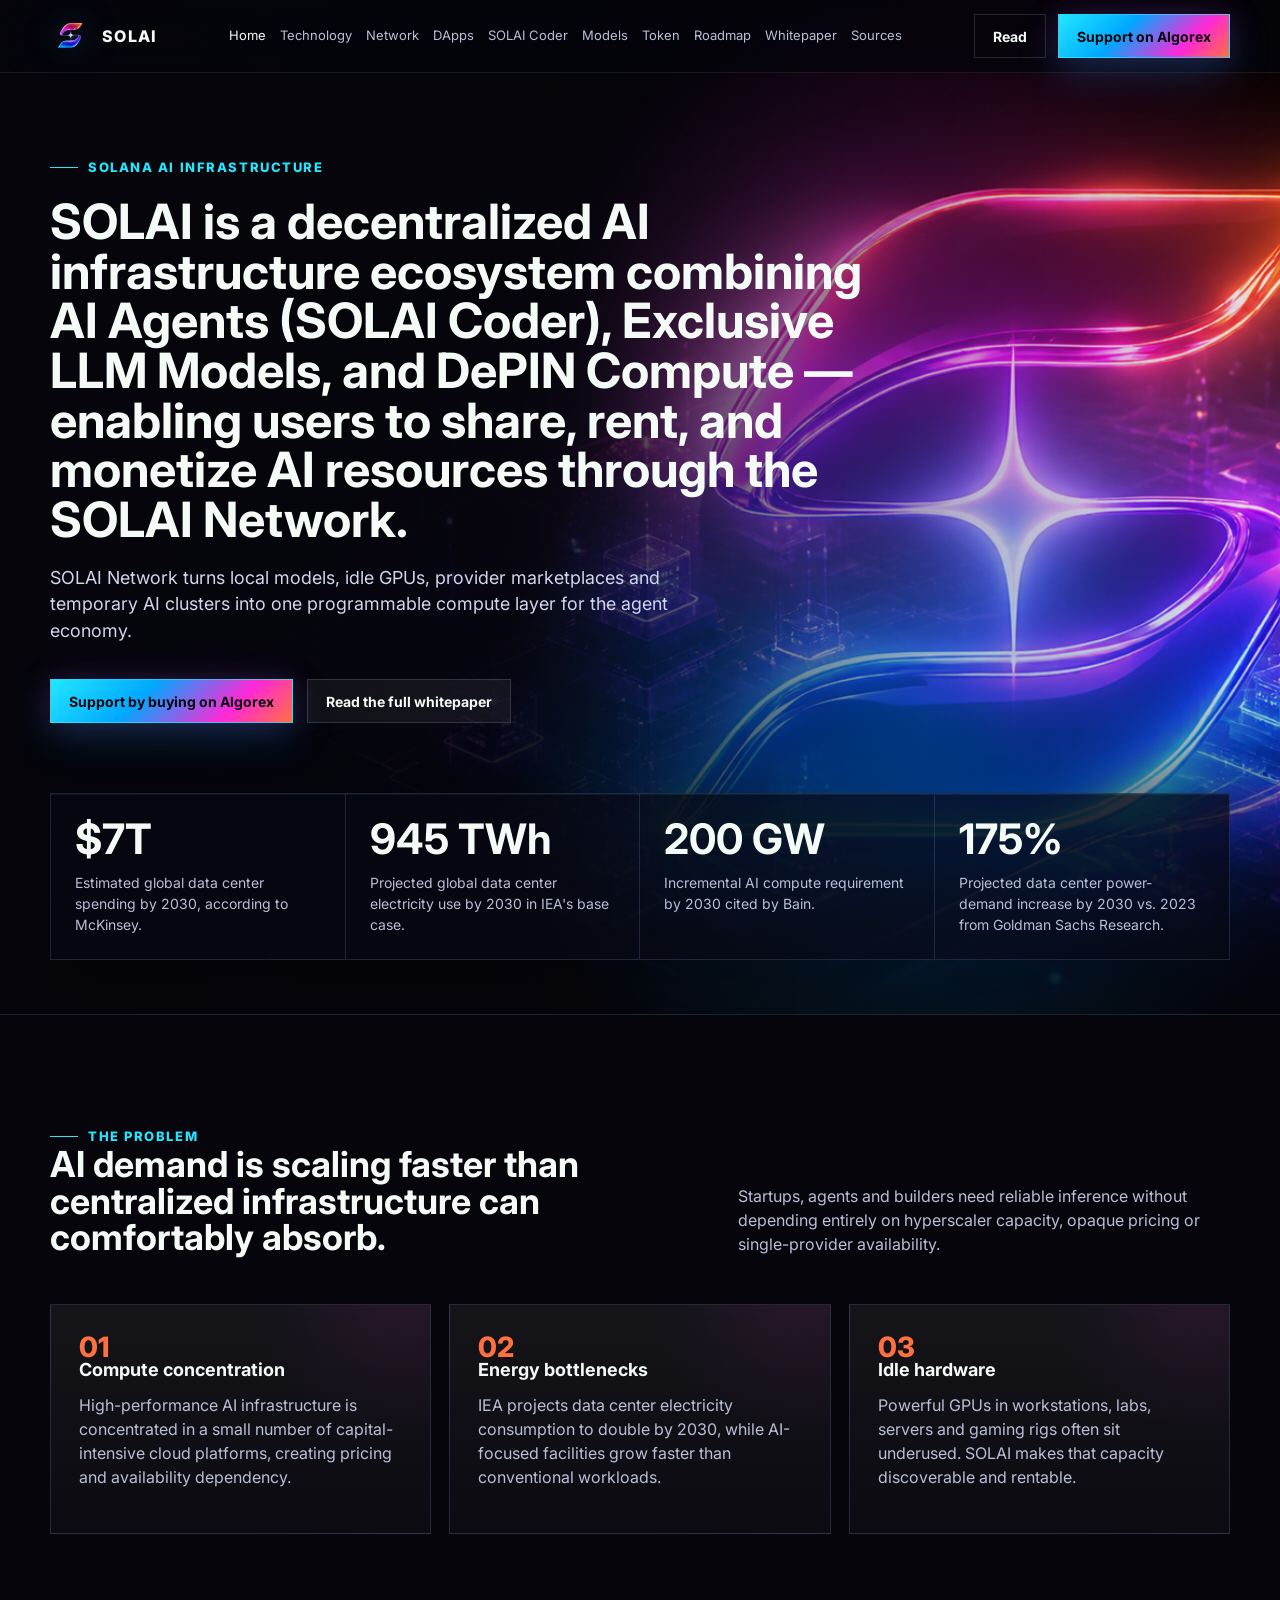
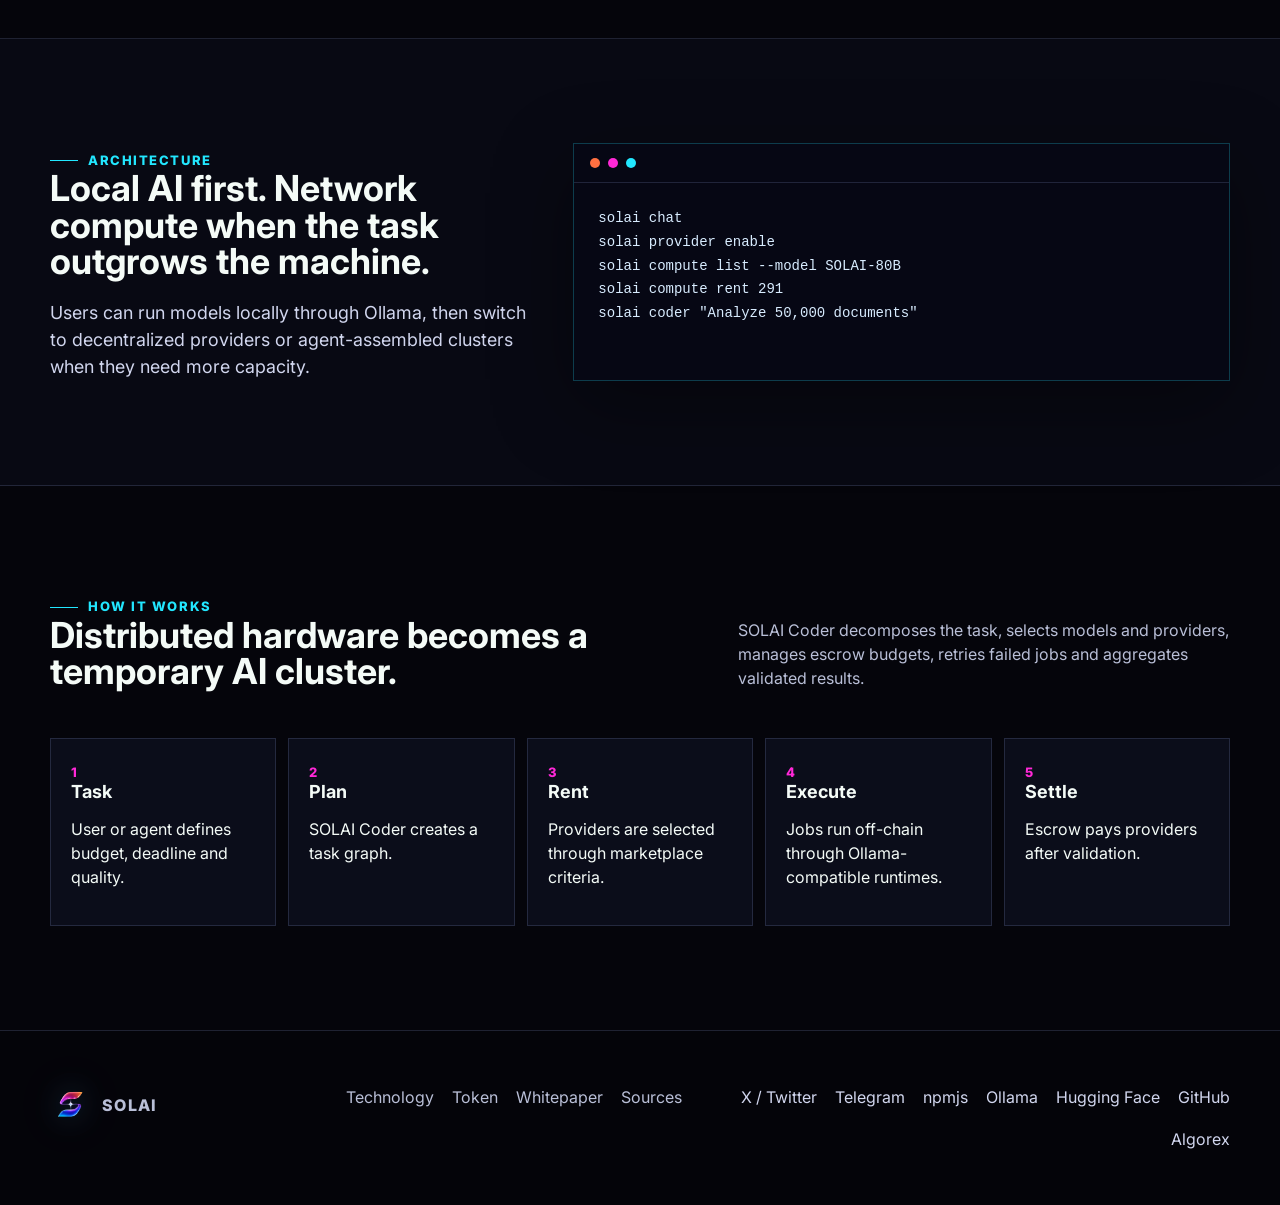
<file: index.html>
<!doctype html>
<html lang="en">
  <head>
    <meta charset="utf-8">
    <meta name="viewport" content="width=device-width, initial-scale=1">
    <title>SOLAI Network | Decentralized AI Compute & Agent Orchestration</title>
    <meta name="description" content="SOLAI Network connects local AI, idle compute providers, Solana-based settlement and AI agents that assemble decentralized task clusters on demand.">
    <link rel="preconnect" href="https://fonts.googleapis.com">
    <link rel="preconnect" href="https://fonts.gstatic.com" crossorigin>
    <link href="https://fonts.googleapis.com/css2?family=Inter:wght@500;600;700;800;900&display=swap" rel="stylesheet">
    <link rel="icon" type="image/png" href="assets/logo.png">
    <link rel="apple-touch-icon" href="assets/logo.png">
    <link rel="stylesheet" href="styles.css">
  </head>
  <body>
    <header class="site-header">
      <nav class="nav" aria-label="Primary navigation">
        <a class="brand" href="index.html"><img class="brand-logo" src="assets/logo.png" alt="SOLAI logo"><span>SOLAI</span></a>
        <button class="menu-toggle" aria-label="Toggle navigation" aria-expanded="false"><span></span><span></span><span></span></button>
        <div class="nav-links">
          <a class="active" href="index.html">Home</a>
          <a href="technology.html">Technology</a>
          <a href="network.html">Network</a>
          <a href="dapps.html">DApps</a>
          <a href="solai-coder.html">SOLAI Coder</a>
          <a href="modelos/">Models</a>
          <a href="token.html">Token</a>
          <a href="roadmap.html">Roadmap</a>
          <a href="whitepaper.html">Whitepaper</a>
          <a href="sources.html">Sources</a>
        </div>
        <div class="nav-actions">
          <a class="btn ghost" href="whitepaper.html">Read</a>
          <a class="btn primary" data-trade-link href="https://algorex.net/trade/SOLAI-USDT">Support on Algorex</a>
        </div>
      </nav>
    </header>

    <main>
      <section class="hero">
        <div class="hero-media"><img src="assets/solai-hero.png" alt="Decentralized AI compute nodes forming a temporary cluster"></div>
        <div class="hero-inner">
          <span class="eyebrow">Solana AI Infrastructure</span>
          <h1>SOLAI is a decentralized AI infrastructure ecosystem combining AI Agents (SOLAI Coder), Exclusive LLM Models, and DePIN Compute — enabling users to share, rent, and monetize AI resources through the SOLAI Network.</h1>
          <p class="lead">SOLAI Network turns local models, idle GPUs, provider marketplaces and temporary AI clusters into one programmable compute layer for the agent economy.</p>
          <div class="hero-actions">
            <a class="btn primary" data-trade-link href="https://algorex.net/trade/SOLAI-USDT">Support by buying on Algorex</a>
            <a class="btn" href="whitepaper.html">Read the full whitepaper</a>
          </div>
          <div class="hero-metrics" aria-label="Market context">
            <div class="metric"><strong>$7T</strong><span>Estimated global data center spending by 2030, according to McKinsey.</span></div>
            <div class="metric"><strong>945 TWh</strong><span>Projected global data center electricity use by 2030 in IEA's base case.</span></div>
            <div class="metric"><strong>200 GW</strong><span>Incremental AI compute requirement by 2030 cited by Bain.</span></div>
            <div class="metric"><strong>175%</strong><span>Projected data center power-demand increase by 2030 vs. 2023 from Goldman Sachs Research.</span></div>
          </div>
        </div>
      </section>

      <section class="section">
        <div class="section-inner">
          <div class="section-head">
            <div>
              <span class="eyebrow">The Problem</span>
              <h2>AI demand is scaling faster than centralized infrastructure can comfortably absorb.</h2>
            </div>
            <p>Startups, agents and builders need reliable inference without depending entirely on hyperscaler capacity, opaque pricing or single-provider availability.</p>
          </div>
          <div class="grid three">
            <article class="card">
              <div class="num">01</div>
              <h3>Compute concentration</h3>
              <p>High-performance AI infrastructure is concentrated in a small number of capital-intensive cloud platforms, creating pricing and availability dependency.</p>
            </article>
            <article class="card">
              <div class="num">02</div>
              <h3>Energy bottlenecks</h3>
              <p>IEA projects data center electricity consumption to double by 2030, while AI-focused facilities grow faster than conventional workloads.</p>
            </article>
            <article class="card">
              <div class="num">03</div>
              <h3>Idle hardware</h3>
              <p>Powerful GPUs in workstations, labs, servers and gaming rigs often sit underused. SOLAI makes that capacity discoverable and rentable.</p>
            </article>
          </div>
        </div>
      </section>

      <section class="section alt">
        <div class="section-inner">
          <div class="feature-row">
            <div>
              <span class="eyebrow">Architecture</span>
              <h2>Local AI first. Network compute when the task outgrows the machine.</h2>
              <p class="lead">Users can run models locally through Ollama, then switch to decentralized providers or agent-assembled clusters when they need more capacity.</p>
            </div>
            <div class="console">
              <div class="console-bar"><span class="dot"></span><span class="dot"></span><span class="dot"></span></div>
              <pre><code>solai chat
solai provider enable
solai compute list --model SOLAI-80B
solai compute rent 291
solai coder "Analyze 50,000 documents"</code></pre>
            </div>
          </div>
        </div>
      </section>

      <section class="section">
        <div class="section-inner">
          <div class="section-head">
            <div>
              <span class="eyebrow">How It Works</span>
              <h2>Distributed hardware becomes a temporary AI cluster.</h2>
            </div>
            <p>SOLAI Coder decomposes the task, selects models and providers, manages escrow budgets, retries failed jobs and aggregates validated results.</p>
          </div>
          <div class="flow">
            <div class="flow-step"><span>1</span><h3>Task</h3><p>User or agent defines budget, deadline and quality.</p></div>
            <div class="flow-step"><span>2</span><h3>Plan</h3><p>SOLAI Coder creates a task graph.</p></div>
            <div class="flow-step"><span>3</span><h3>Rent</h3><p>Providers are selected through marketplace criteria.</p></div>
            <div class="flow-step"><span>4</span><h3>Execute</h3><p>Jobs run off-chain through Ollama-compatible runtimes.</p></div>
            <div class="flow-step"><span>5</span><h3>Settle</h3><p>Escrow pays providers after validation.</p></div>
          </div>
        </div>
      </section>
    </main>

    <footer class="site-footer">
      <div class="footer-grid">
        <div>
          <a class="brand" href="index.html"><img class="brand-logo" src="assets/logo.png" alt="SOLAI logo"><span>SOLAI</span></a>
        </div>
        <div class="footer-links">
          <a href="technology.html">Technology</a>
          <a href="token.html">Token</a>
          <a href="whitepaper.html">Whitepaper</a>
          <a href="sources.html">Sources</a>
        </div>
        <div class="footer-social" aria-label="SOLAI external links">
          <a href="https://x.com/solai_ai" target="_blank" rel="noopener noreferrer">X / Twitter</a>
          <a href="https://t.me/SOLAIAIAGENT" target="_blank" rel="noopener noreferrer">Telegram</a>
          <a href="https://www.npmjs.com/package/@solaiecosystem/solai" target="_blank" rel="noopener noreferrer">npmjs</a>
          <a href="https://ollama.com/solaiai" target="_blank" rel="noopener noreferrer">Ollama</a>
          <a href="https://huggingface.co/SOLAIAI" target="_blank" rel="noopener noreferrer">Hugging Face</a>
          <a href="https://github.com/solai-ai/solai-coder" target="_blank" rel="noopener noreferrer">GitHub</a>
          <a data-trade-link href="https://algorex.net/trade/SOLAI-USDT" target="_blank" rel="noopener noreferrer">Algorex</a>
        </div>
      </div>
    </footer>
    <script src="script.js"></script>
  </body>
</html>
</file>
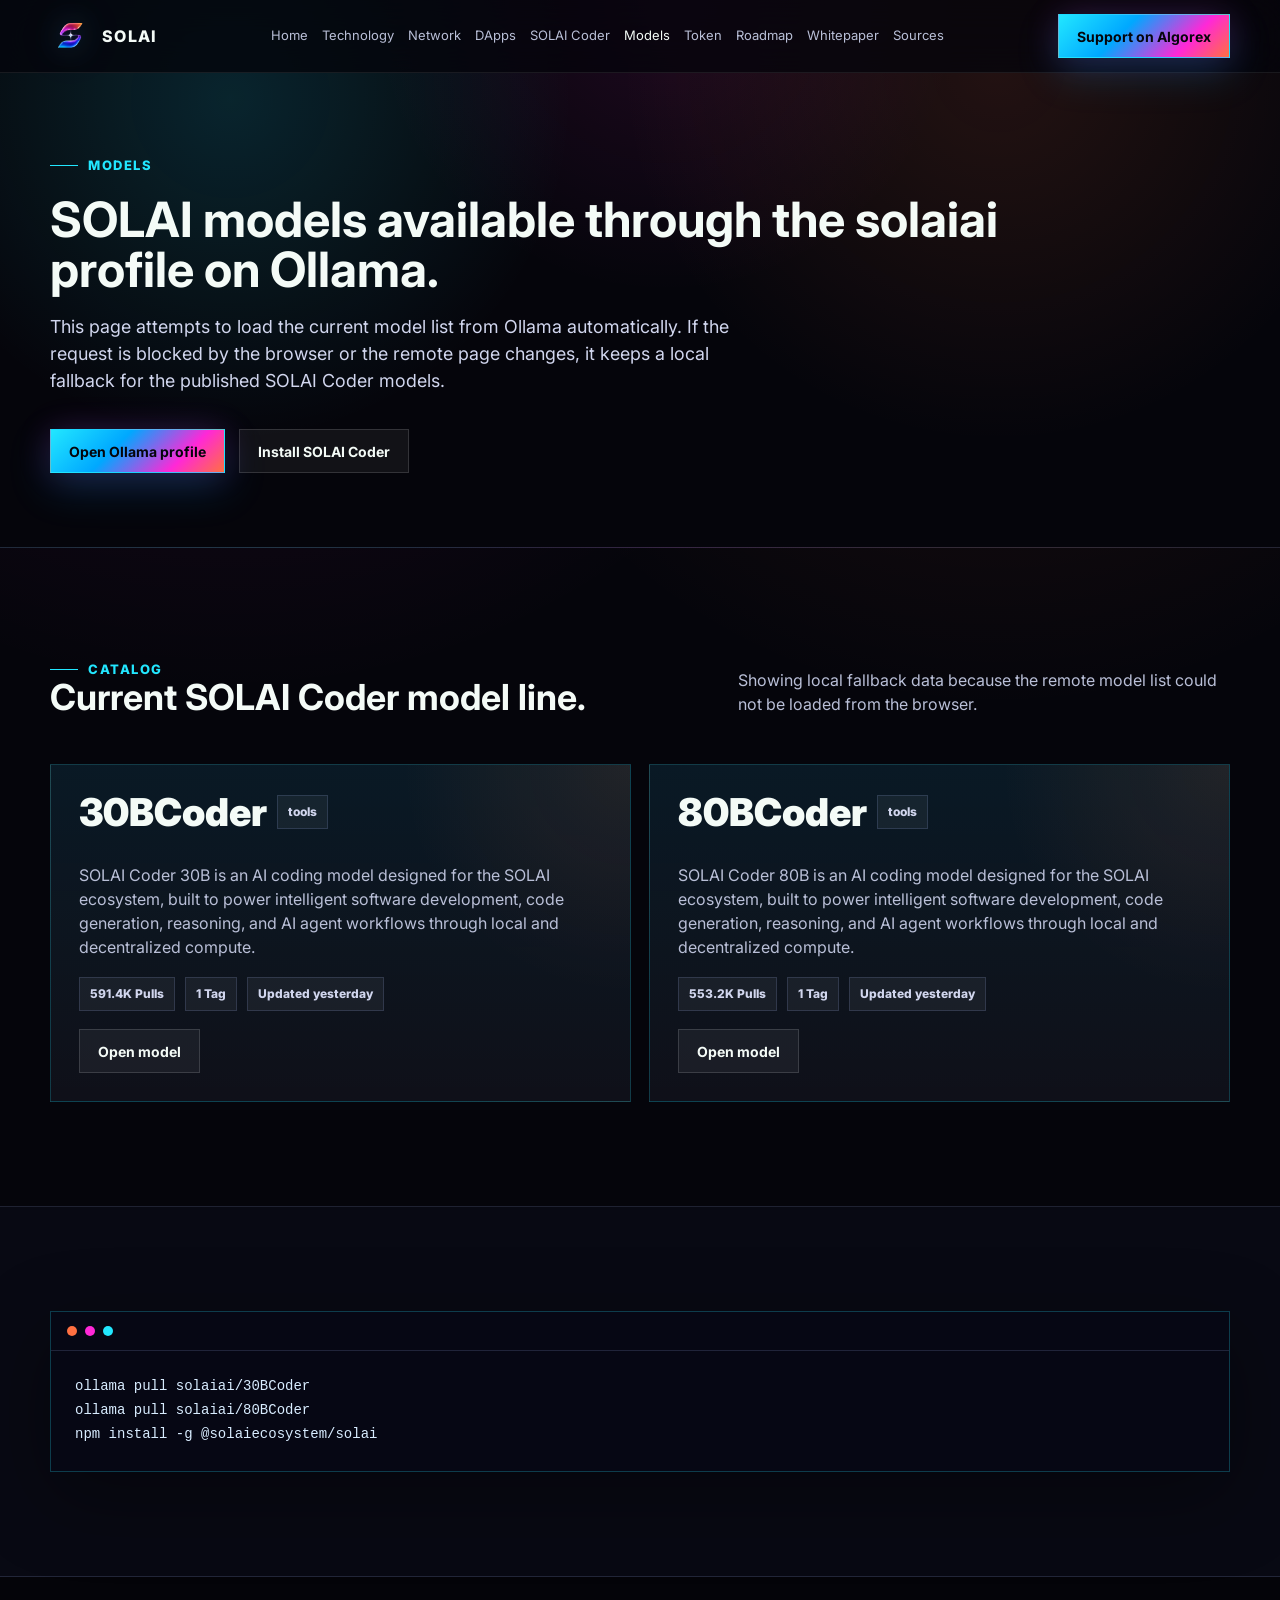
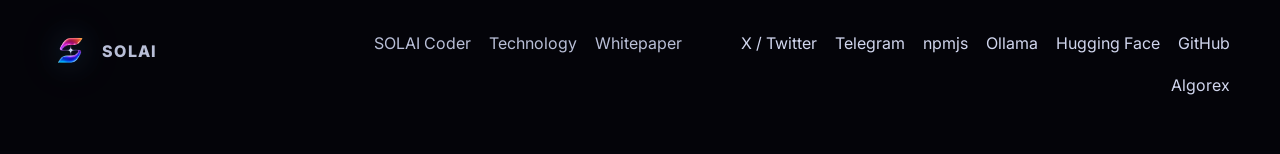
<file: modelos/index.html>
<!doctype html>
<html lang="en">
  <head>
    <meta charset="utf-8">
    <meta name="viewport" content="width=device-width, initial-scale=1">
    <title>SOLAI Models | SOLAI Network</title>
    <meta name="description" content="SOLAI model catalog from the solaiai profile on Ollama, including SOLAI Coder 30B and SOLAI Coder 80B.">
    <link rel="preconnect" href="https://fonts.googleapis.com">
    <link rel="preconnect" href="https://fonts.gstatic.com" crossorigin>
    <link href="https://fonts.googleapis.com/css2?family=Inter:wght@500;600;700;800;900&display=swap" rel="stylesheet">
    <link rel="icon" type="image/png" href="../assets/logo.png">
    <link rel="apple-touch-icon" href="../assets/logo.png">
    <link rel="stylesheet" href="../styles.css">
  </head>
  <body>
    <header class="site-header">
      <nav class="nav" aria-label="Primary navigation">
        <a class="brand" href="../index.html"><img class="brand-logo" src="../assets/logo.png" alt="SOLAI logo"><span>SOLAI</span></a>
        <button class="menu-toggle" aria-label="Toggle navigation" aria-expanded="false"><span></span><span></span><span></span></button>
        <div class="nav-links"><a href="../index.html">Home</a><a href="../technology.html">Technology</a><a href="../network.html">Network</a><a href="../dapps.html">DApps</a><a href="../solai-coder.html">SOLAI Coder</a><a href="./" class="active">Models</a><a href="../token.html">Token</a><a href="../roadmap.html">Roadmap</a><a href="../whitepaper.html">Whitepaper</a><a href="../sources.html">Sources</a></div>
        <div class="nav-actions"><a class="btn primary" data-trade-link href="https://algorex.net/trade/SOLAI-USDT">Support on Algorex</a></div>
      </nav>
    </header>
    <main>
      <section class="page-hero">
        <div class="section-inner">
          <span class="eyebrow">Models</span>
          <h1>SOLAI models available through the solaiai profile on Ollama.</h1>
          <p class="lead">This page attempts to load the current model list from Ollama automatically. If the request is blocked by the browser or the remote page changes, it keeps a local fallback for the published SOLAI Coder models.</p>
          <div class="hero-actions">
            <a class="btn primary" href="https://ollama.com/solaiai" target="_blank" rel="noopener noreferrer">Open Ollama profile</a>
            <a class="btn" href="../solai-coder.html">Install SOLAI Coder</a>
          </div>
        </div>
      </section>
      <section class="section">
        <div class="section-inner">
          <div class="section-head">
            <div><span class="eyebrow">Catalog</span><h2>Current SOLAI Coder model line.</h2></div>
            <p data-model-status>Loading models from Ollama...</p>
          </div>
          <div class="model-grid" data-ollama-models>
            <article class="model-card">
              <div class="model-topline"><span class="model-name">30BCoder</span><span class="model-tag">tools</span></div>
              <p>SOLAI Coder 30B is an AI coding model designed for the SOLAI ecosystem, built to power intelligent software development, code generation, reasoning, and AI agent workflows through local and decentralized compute.</p>
              <div class="model-meta"><span>591.4K Pulls</span><span>1 Tag</span><span>Updated yesterday</span></div>
              <a class="btn" href="https://ollama.com/solaiai/30BCoder" target="_blank" rel="noopener noreferrer">Open model</a>
            </article>
            <article class="model-card">
              <div class="model-topline"><span class="model-name">80BCoder</span><span class="model-tag">tools</span></div>
              <p>SOLAI Coder 80B is an AI coding model designed for the SOLAI ecosystem, built to power intelligent software development, code generation, reasoning, and AI agent workflows through local and decentralized compute.</p>
              <div class="model-meta"><span>553.2K Pulls</span><span>1 Tag</span><span>Updated yesterday</span></div>
              <a class="btn" href="https://ollama.com/solaiai/80BCoder" target="_blank" rel="noopener noreferrer">Open model</a>
            </article>
          </div>
        </div>
      </section>
      <section class="section alt">
        <div class="section-inner">
          <div class="console">
            <div class="console-bar"><span class="dot"></span><span class="dot"></span><span class="dot"></span></div>
            <pre><code>ollama pull solaiai/30BCoder
ollama pull solaiai/80BCoder
npm install -g @solaiecosystem/solai</code></pre>
          </div>
        </div>
      </section>
    </main>
    <footer class="site-footer"><div class="footer-grid"><div><a class="brand" href="../index.html"><img class="brand-logo" src="../assets/logo.png" alt="SOLAI logo"><span>SOLAI</span></a></div><div class="footer-links"><a href="../solai-coder.html">SOLAI Coder</a><a href="../technology.html">Technology</a><a href="../whitepaper.html">Whitepaper</a></div><div class="footer-social" aria-label="SOLAI external links"><a href="https://x.com/solai_ai" target="_blank" rel="noopener noreferrer">X / Twitter</a><a href="https://t.me/SOLAIAIAGENT" target="_blank" rel="noopener noreferrer">Telegram</a><a href="https://www.npmjs.com/package/@solaiecosystem/solai" target="_blank" rel="noopener noreferrer">npmjs</a><a href="https://ollama.com/solaiai" target="_blank" rel="noopener noreferrer">Ollama</a><a href="https://huggingface.co/SOLAIAI" target="_blank" rel="noopener noreferrer">Hugging Face</a><a href="https://github.com/solai-ai/solai-coder" target="_blank" rel="noopener noreferrer">GitHub</a><a data-trade-link href="https://algorex.net/trade/SOLAI-USDT" target="_blank" rel="noopener noreferrer">Algorex</a></div></div></footer>
    <script src="../script.js"></script>
  </body>
</html>
</file>
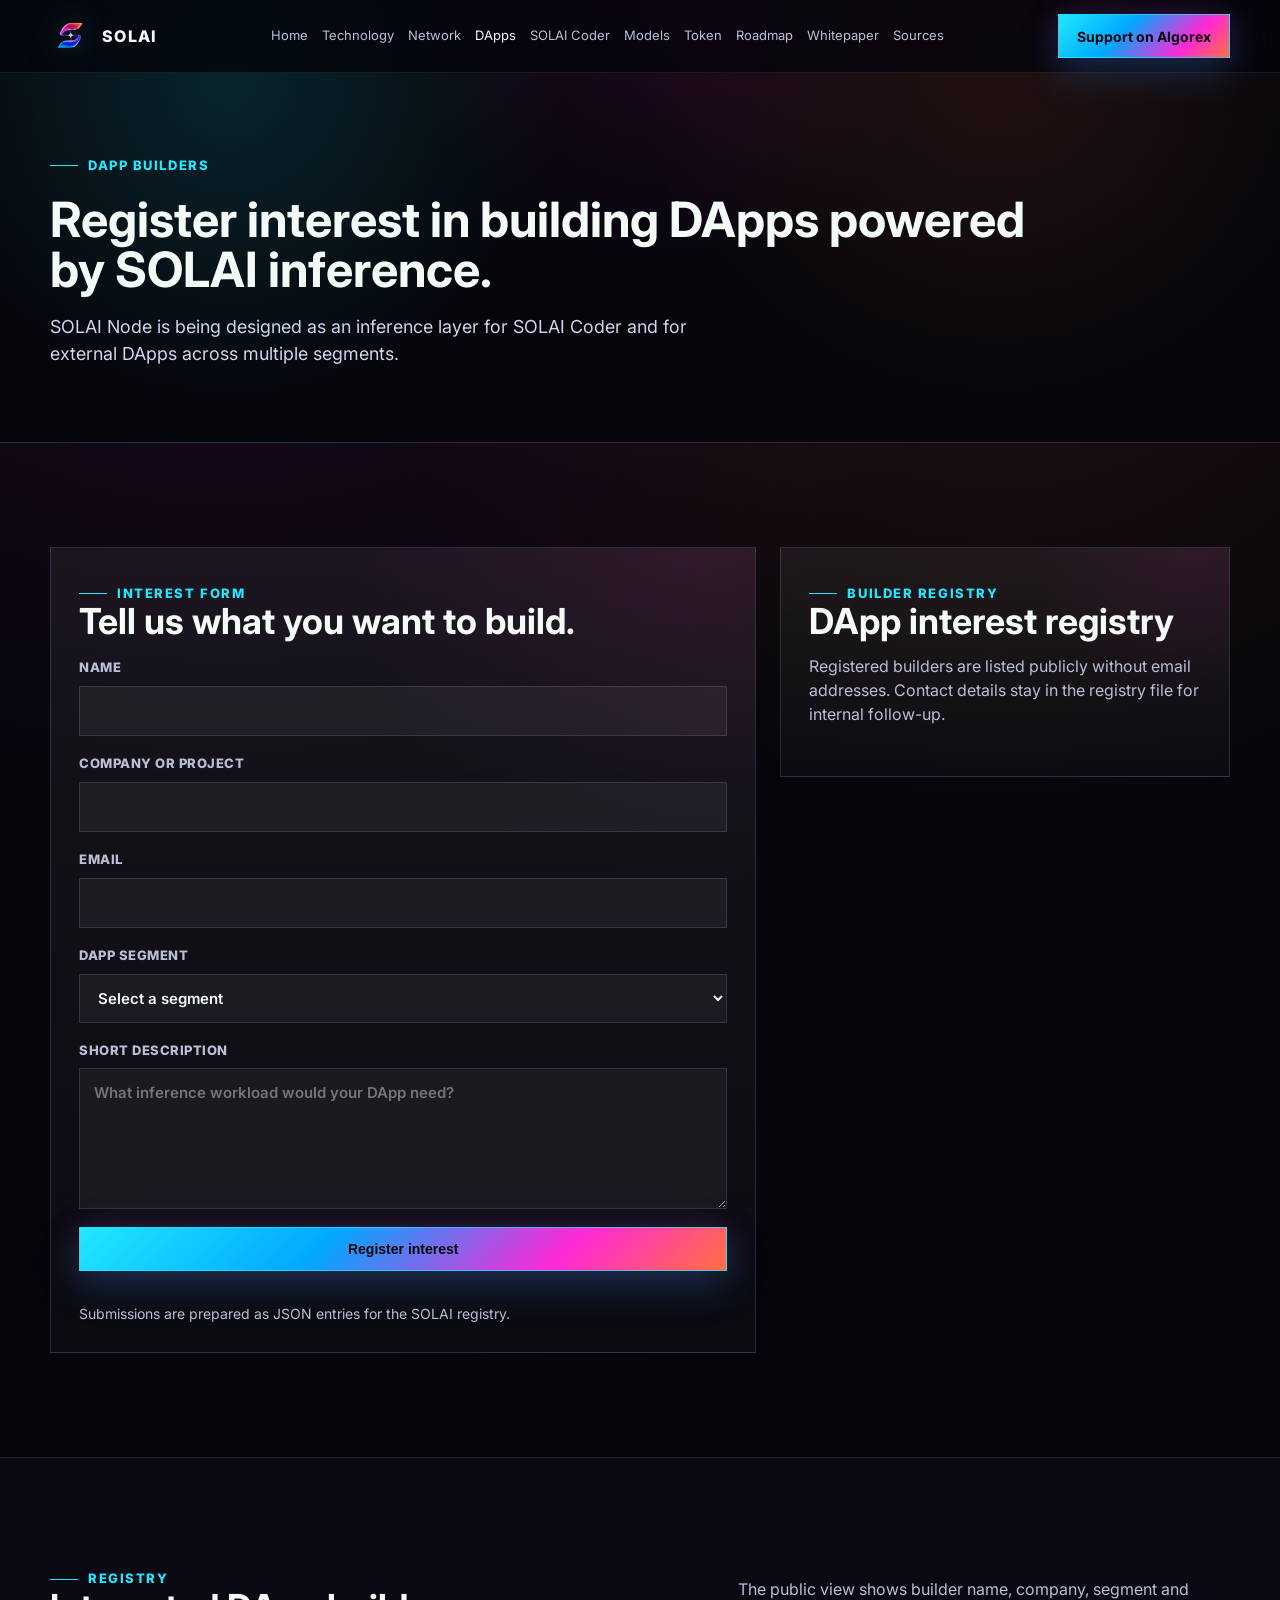
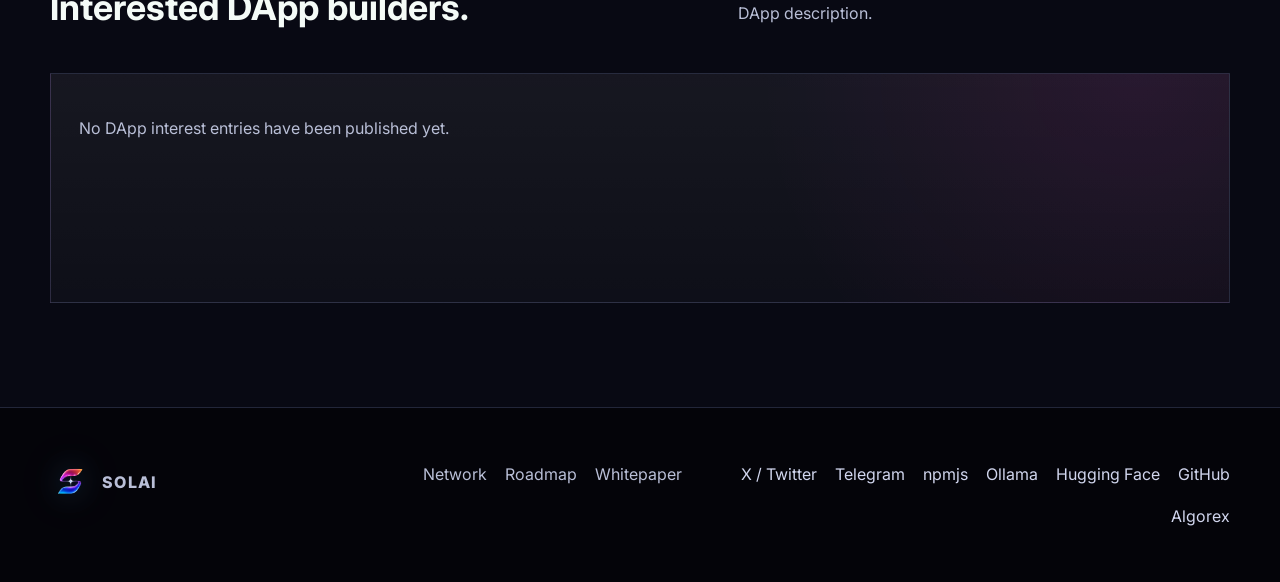
<file: dapps.html>
<!doctype html>
<html lang="en">
  <head>
    <meta charset="utf-8">
    <meta name="viewport" content="width=device-width, initial-scale=1">
    <title>DApp Interest | SOLAI Network</title>
    <meta name="description" content="Register interest in building DApps that use SOLAI Network inference infrastructure.">
    <link rel="preconnect" href="https://fonts.googleapis.com">
    <link rel="preconnect" href="https://fonts.gstatic.com" crossorigin>
    <link href="https://fonts.googleapis.com/css2?family=Inter:wght@500;600;700;800;900&display=swap" rel="stylesheet">
    <link rel="icon" type="image/png" href="assets/logo.png">
    <link rel="apple-touch-icon" href="assets/logo.png">
    <link rel="stylesheet" href="styles.css">
  </head>
  <body>
    <header class="site-header">
      <nav class="nav" aria-label="Primary navigation">
        <a class="brand" href="index.html"><img class="brand-logo" src="assets/logo.png" alt="SOLAI logo"><span>SOLAI</span></a>
        <button class="menu-toggle" aria-label="Toggle navigation" aria-expanded="false"><span></span><span></span><span></span></button>
        <div class="nav-links">
          <a href="index.html">Home</a><a href="technology.html">Technology</a><a href="network.html">Network</a><a class="active" href="dapps.html">DApps</a><a href="solai-coder.html">SOLAI Coder</a><a href="modelos/">Models</a><a href="token.html">Token</a><a href="roadmap.html">Roadmap</a><a href="whitepaper.html">Whitepaper</a><a href="sources.html">Sources</a>
        </div>
        <div class="nav-actions"><a class="btn primary" data-trade-link href="https://algorex.net/trade/SOLAI-USDT">Support on Algorex</a></div>
      </nav>
    </header>

    <main>
      <section class="page-hero">
        <div class="section-inner">
          <span class="eyebrow">DApp Builders</span>
          <h1>Register interest in building DApps powered by SOLAI inference.</h1>
          <p class="lead">SOLAI Node is being designed as an inference layer for SOLAI Coder and for external DApps across multiple segments.</p>
        </div>
      </section>

      <section class="section">
        <div class="section-inner dapp-layout">
          <form class="dapp-form card" data-dapp-interest-form data-registry-path="assets/registry/solai-dapp-interest-7d3f6b81.json">
            <div>
              <span class="eyebrow">Interest Form</span>
              <h2>Tell us what you want to build.</h2>
            </div>
            <label>
              <span>Name</span>
              <input name="name" type="text" autocomplete="name" maxlength="120" required>
            </label>
            <label>
              <span>Company or project</span>
              <input name="company" type="text" autocomplete="organization" maxlength="160" required>
            </label>
            <label>
              <span>Email</span>
              <input name="email" type="email" autocomplete="email" maxlength="180" required>
            </label>
            <label>
              <span>DApp segment</span>
              <select name="segment" required>
                <option value="">Select a segment</option>
                <option>AI Agents</option>
                <option>DeFi</option>
                <option>Gaming</option>
                <option>Social</option>
                <option>Data / Analytics</option>
                <option>Creator Tools</option>
                <option>Enterprise</option>
                <option>Infrastructure</option>
                <option>Other</option>
              </select>
            </label>
            <label>
              <span>Short description</span>
              <textarea name="description" rows="5" maxlength="700" placeholder="What inference workload would your DApp need?"></textarea>
            </label>
            <button class="btn primary" type="submit">Register interest</button>
            <p class="form-note" data-dapp-form-status>Submissions are prepared as JSON entries for the SOLAI registry.</p>
          </form>

          <aside class="card registry-panel">
            <span class="eyebrow">Builder Registry</span>
            <h2>DApp interest registry</h2>
            <p>Registered builders are listed publicly without email addresses. Contact details stay in the registry file for internal follow-up.</p>
            <div class="registry-actions" data-dapp-admin-actions hidden></div>
          </aside>
        </div>
      </section>

      <section class="section alt">
        <div class="section-inner">
          <div class="section-head">
            <div><span class="eyebrow">Registry</span><h2>Interested DApp builders.</h2></div>
            <p>The public view shows builder name, company, segment and DApp description.</p>
          </div>
          <div class="dapp-registry" data-dapp-registry-list>
            <article class="card"><p>Loading registry...</p></article>
          </div>
        </div>
      </section>
    </main>

    <footer class="site-footer">
      <div class="footer-grid">
        <div><a class="brand" href="index.html"><img class="brand-logo" src="assets/logo.png" alt="SOLAI logo"><span>SOLAI</span></a></div>
        <div class="footer-links"><a href="network.html">Network</a><a href="roadmap.html">Roadmap</a><a href="whitepaper.html">Whitepaper</a></div>
        <div class="footer-social" aria-label="SOLAI external links"><a href="https://x.com/solai_ai" target="_blank" rel="noopener noreferrer">X / Twitter</a><a href="https://t.me/SOLAIAIAGENT" target="_blank" rel="noopener noreferrer">Telegram</a><a href="https://www.npmjs.com/package/@solaiecosystem/solai" target="_blank" rel="noopener noreferrer">npmjs</a><a href="https://ollama.com/solaiai" target="_blank" rel="noopener noreferrer">Ollama</a><a href="https://huggingface.co/SOLAIAI" target="_blank" rel="noopener noreferrer">Hugging Face</a><a href="https://github.com/solai-ai/solai-coder" target="_blank" rel="noopener noreferrer">GitHub</a><a data-trade-link href="https://algorex.net/trade/SOLAI-USDT" target="_blank" rel="noopener noreferrer">Algorex</a></div>
      </div>
    </footer>
    <script src="script.js"></script>
  </body>
</html>
</file>
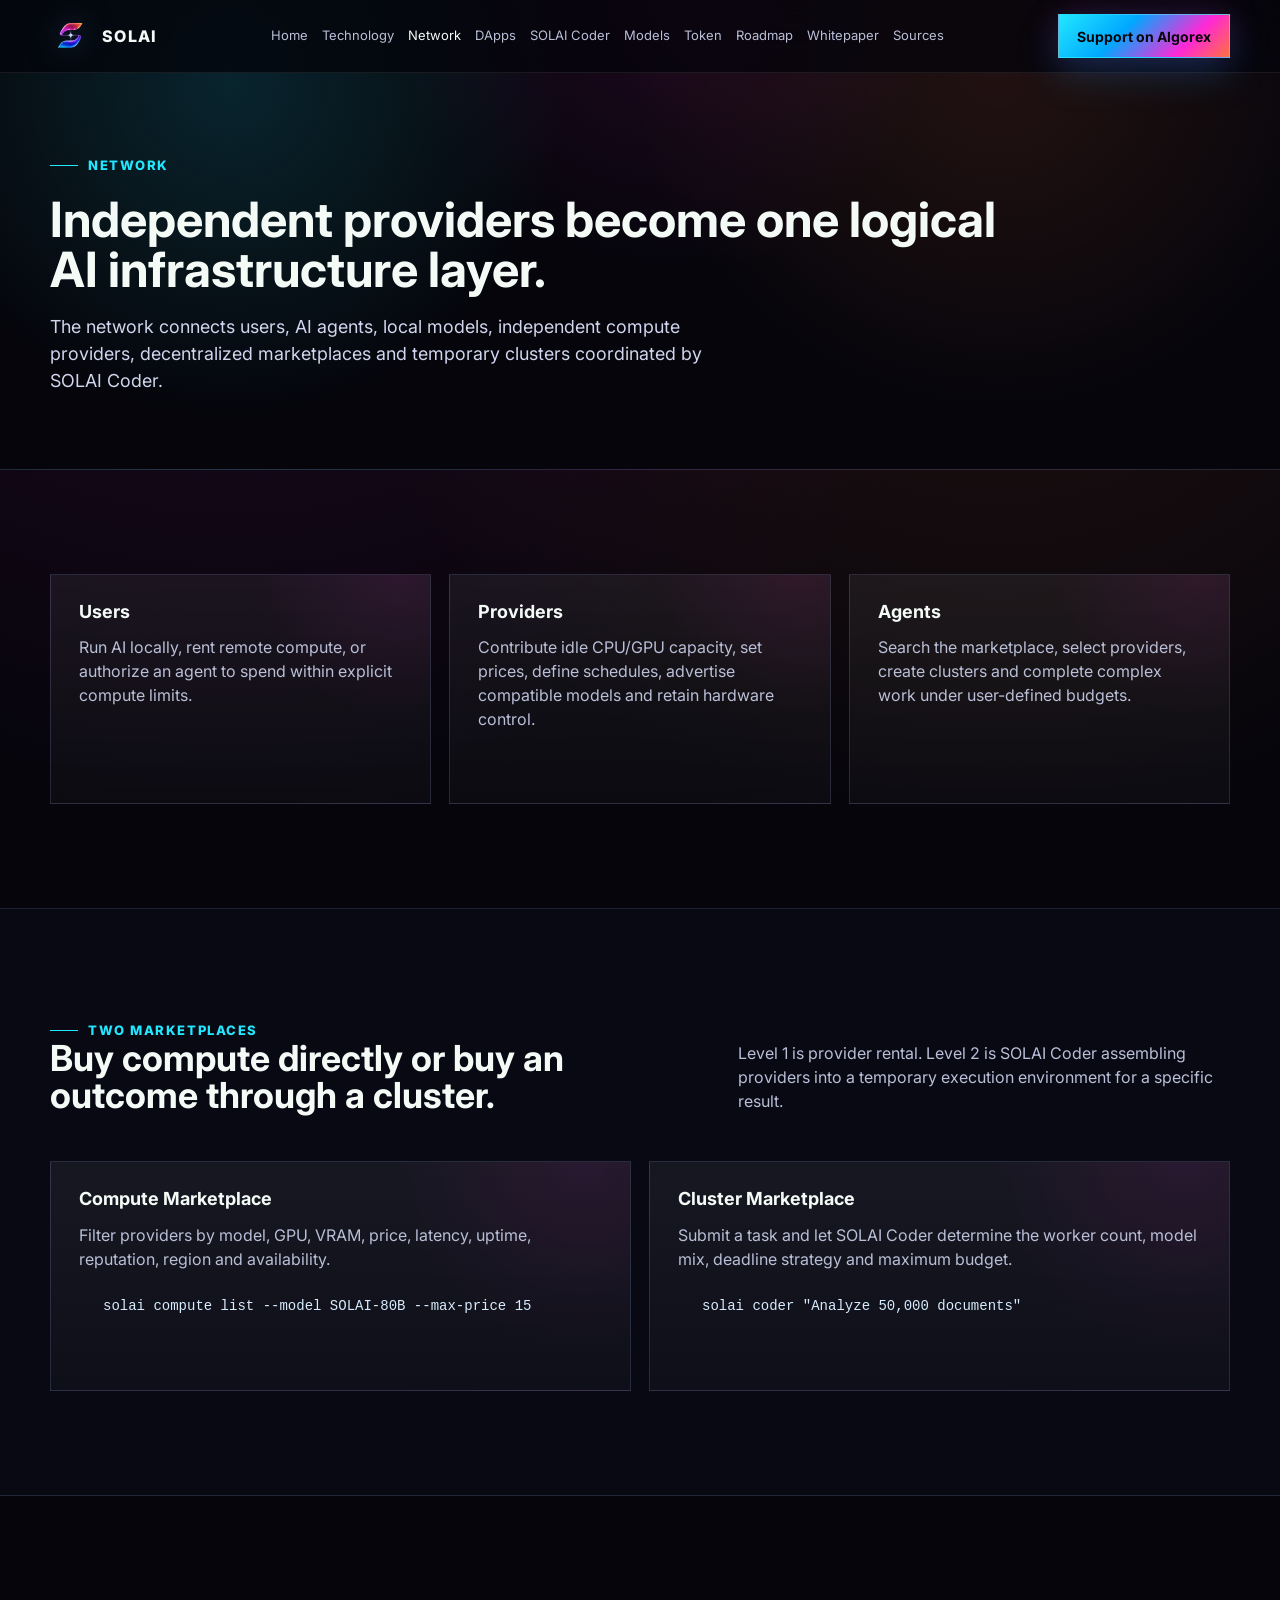
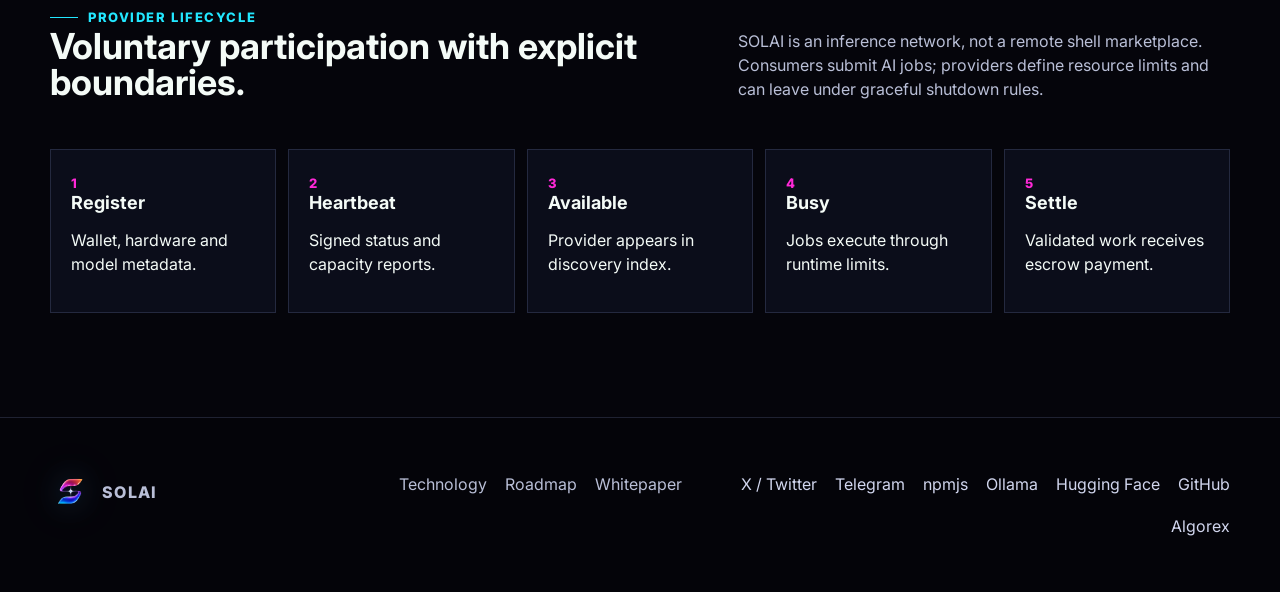
<file: network.html>
<!doctype html>
<html lang="en">
  <head>
    <meta charset="utf-8">
    <meta name="viewport" content="width=device-width, initial-scale=1">
    <title>Network | SOLAI Network</title>
    <meta name="description" content="SOLAI Network participants, providers, compute marketplace, clusters and AI agent economy.">
    <link rel="preconnect" href="https://fonts.googleapis.com">
    <link rel="preconnect" href="https://fonts.gstatic.com" crossorigin>
    <link href="https://fonts.googleapis.com/css2?family=Inter:wght@500;600;700;800;900&display=swap" rel="stylesheet">
    <link rel="icon" type="image/png" href="assets/logo.png">
    <link rel="apple-touch-icon" href="assets/logo.png">
    <link rel="stylesheet" href="styles.css">
  </head>
  <body>
    <header class="site-header"><nav class="nav" aria-label="Primary navigation"><a class="brand" href="index.html"><img class="brand-logo" src="assets/logo.png" alt="SOLAI logo"><span>SOLAI</span></a><button class="menu-toggle" aria-label="Toggle navigation" aria-expanded="false"><span></span><span></span><span></span></button><div class="nav-links"><a href="index.html">Home</a><a href="technology.html">Technology</a><a class="active" href="network.html">Network</a><a href="dapps.html">DApps</a><a href="solai-coder.html">SOLAI Coder</a><a href="modelos/">Models</a><a href="token.html">Token</a><a href="roadmap.html">Roadmap</a><a href="whitepaper.html">Whitepaper</a><a href="sources.html">Sources</a></div><div class="nav-actions"><a class="btn primary" data-trade-link href="https://algorex.net/trade/SOLAI-USDT">Support on Algorex</a></div></nav></header>
    <main>
      <section class="page-hero"><div class="section-inner"><span class="eyebrow">Network</span><h1>Independent providers become one logical AI infrastructure layer.</h1><p class="lead">The network connects users, AI agents, local models, independent compute providers, decentralized marketplaces and temporary clusters coordinated by SOLAI Coder.</p></div></section>
      <section class="section">
        <div class="section-inner">
          <div class="grid three">
            <article class="card"><h3>Users</h3><p>Run AI locally, rent remote compute, or authorize an agent to spend within explicit compute limits.</p></article>
            <article class="card"><h3>Providers</h3><p>Contribute idle CPU/GPU capacity, set prices, define schedules, advertise compatible models and retain hardware control.</p></article>
            <article class="card"><h3>Agents</h3><p>Search the marketplace, select providers, create clusters and complete complex work under user-defined budgets.</p></article>
          </div>
        </div>
      </section>
      <section class="section alt">
        <div class="section-inner">
          <div class="section-head"><div><span class="eyebrow">Two Marketplaces</span><h2>Buy compute directly or buy an outcome through a cluster.</h2></div><p>Level 1 is provider rental. Level 2 is SOLAI Coder assembling providers into a temporary execution environment for a specific result.</p></div>
          <div class="grid two">
            <article class="card"><h3>Compute Marketplace</h3><p>Filter providers by model, GPU, VRAM, price, latency, uptime, reputation, region and availability.</p><pre><code>solai compute list --model SOLAI-80B --max-price 15</code></pre></article>
            <article class="card"><h3>Cluster Marketplace</h3><p>Submit a task and let SOLAI Coder determine the worker count, model mix, deadline strategy and maximum budget.</p><pre><code>solai coder "Analyze 50,000 documents"</code></pre></article>
          </div>
        </div>
      </section>
      <section class="section">
        <div class="section-inner">
          <div class="section-head"><div><span class="eyebrow">Provider Lifecycle</span><h2>Voluntary participation with explicit boundaries.</h2></div><p>SOLAI is an inference network, not a remote shell marketplace. Consumers submit AI jobs; providers define resource limits and can leave under graceful shutdown rules.</p></div>
          <div class="flow"><div class="flow-step"><span>1</span><h3>Register</h3><p>Wallet, hardware and model metadata.</p></div><div class="flow-step"><span>2</span><h3>Heartbeat</h3><p>Signed status and capacity reports.</p></div><div class="flow-step"><span>3</span><h3>Available</h3><p>Provider appears in discovery index.</p></div><div class="flow-step"><span>4</span><h3>Busy</h3><p>Jobs execute through runtime limits.</p></div><div class="flow-step"><span>5</span><h3>Settle</h3><p>Validated work receives escrow payment.</p></div></div>
        </div>
      </section>
    </main>
    <footer class="site-footer"><div class="footer-grid"><div><a class="brand" href="index.html"><img class="brand-logo" src="assets/logo.png" alt="SOLAI logo"><span>SOLAI</span></a></div><div class="footer-links"><a href="technology.html">Technology</a><a href="roadmap.html">Roadmap</a><a href="whitepaper.html">Whitepaper</a></div><div class="footer-social" aria-label="SOLAI external links"><a href="https://x.com/solai_ai" target="_blank" rel="noopener noreferrer">X / Twitter</a><a href="https://t.me/SOLAIAIAGENT" target="_blank" rel="noopener noreferrer">Telegram</a><a href="https://www.npmjs.com/package/@solaiecosystem/solai" target="_blank" rel="noopener noreferrer">npmjs</a><a href="https://ollama.com/solaiai" target="_blank" rel="noopener noreferrer">Ollama</a><a href="https://huggingface.co/SOLAIAI" target="_blank" rel="noopener noreferrer">Hugging Face</a><a href="https://github.com/solai-ai/solai-coder" target="_blank" rel="noopener noreferrer">GitHub</a><a data-trade-link href="https://algorex.net/trade/SOLAI-USDT" target="_blank" rel="noopener noreferrer">Algorex</a></div></div></footer>
    <script src="script.js"></script>
  </body>
</html>
</file>
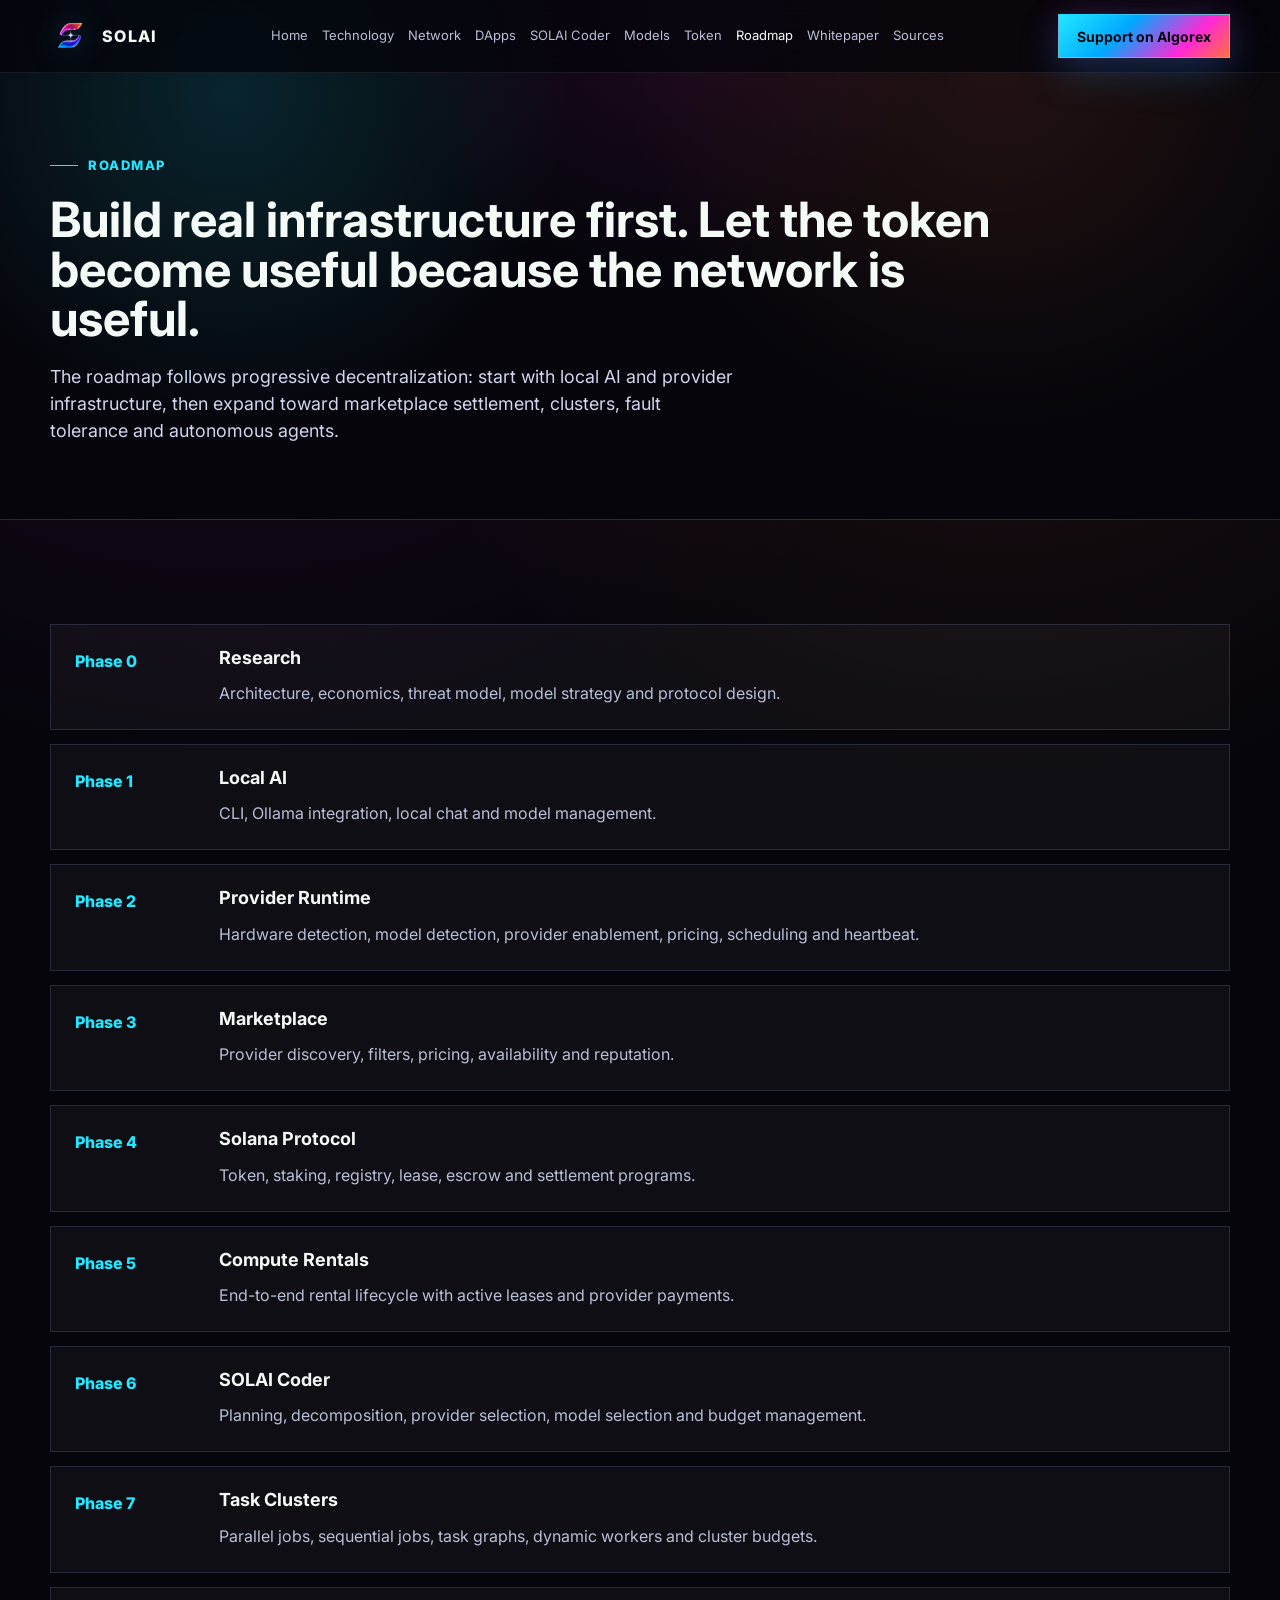
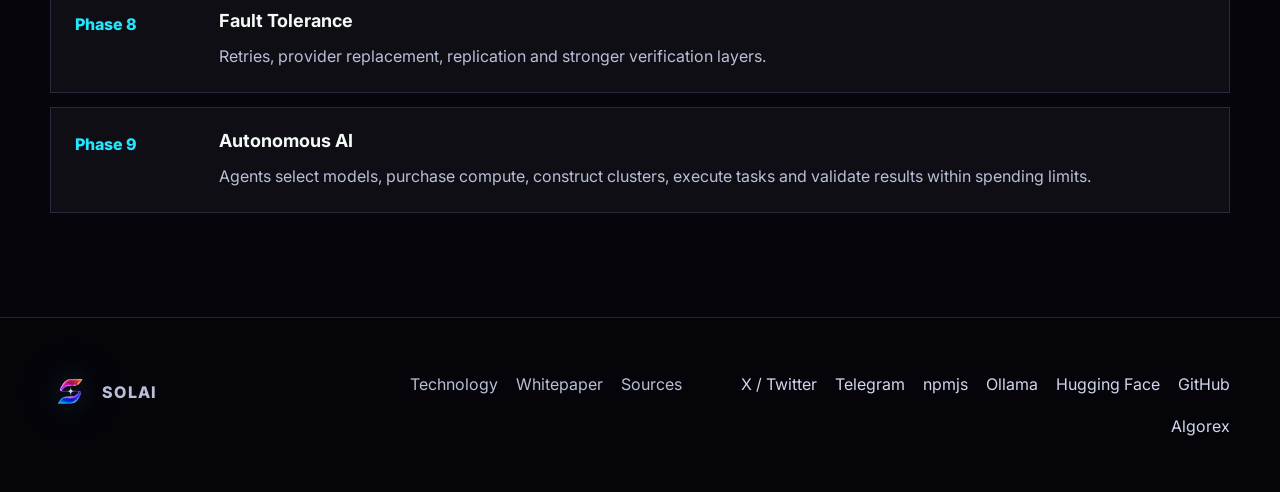
<file: roadmap.html>
<!doctype html>
<html lang="en">
  <head>
    <meta charset="utf-8">
    <meta name="viewport" content="width=device-width, initial-scale=1">
    <title>Roadmap | SOLAI Network</title>
    <meta name="description" content="SOLAI development roadmap from local AI to autonomous AI cluster creation.">
    <link rel="preconnect" href="https://fonts.googleapis.com">
    <link rel="preconnect" href="https://fonts.gstatic.com" crossorigin>
    <link href="https://fonts.googleapis.com/css2?family=Inter:wght@500;600;700;800;900&display=swap" rel="stylesheet">
    <link rel="icon" type="image/png" href="assets/logo.png">
    <link rel="apple-touch-icon" href="assets/logo.png">
    <link rel="stylesheet" href="styles.css">
  </head>
  <body>
    <header class="site-header"><nav class="nav" aria-label="Primary navigation"><a class="brand" href="index.html"><img class="brand-logo" src="assets/logo.png" alt="SOLAI logo"><span>SOLAI</span></a><button class="menu-toggle" aria-label="Toggle navigation" aria-expanded="false"><span></span><span></span><span></span></button><div class="nav-links"><a href="index.html">Home</a><a href="technology.html">Technology</a><a href="network.html">Network</a><a href="dapps.html">DApps</a><a href="solai-coder.html">SOLAI Coder</a><a href="modelos/">Models</a><a href="token.html">Token</a><a class="active" href="roadmap.html">Roadmap</a><a href="whitepaper.html">Whitepaper</a><a href="sources.html">Sources</a></div><div class="nav-actions"><a class="btn primary" data-trade-link href="https://algorex.net/trade/SOLAI-USDT">Support on Algorex</a></div></nav></header>
    <main>
      <section class="page-hero"><div class="section-inner"><span class="eyebrow">Roadmap</span><h1>Build real infrastructure first. Let the token become useful because the network is useful.</h1><p class="lead">The roadmap follows progressive decentralization: start with local AI and provider infrastructure, then expand toward marketplace settlement, clusters, fault tolerance and autonomous agents.</p></div></section>
      <section class="section">
        <div class="section-inner">
          <div class="timeline">
            <article class="timeline-item"><div class="phase">Phase 0</div><div><h3>Research</h3><p>Architecture, economics, threat model, model strategy and protocol design.</p></div></article>
            <article class="timeline-item"><div class="phase">Phase 1</div><div><h3>Local AI</h3><p>CLI, Ollama integration, local chat and model management.</p></div></article>
            <article class="timeline-item"><div class="phase">Phase 2</div><div><h3>Provider Runtime</h3><p>Hardware detection, model detection, provider enablement, pricing, scheduling and heartbeat.</p></div></article>
            <article class="timeline-item"><div class="phase">Phase 3</div><div><h3>Marketplace</h3><p>Provider discovery, filters, pricing, availability and reputation.</p></div></article>
            <article class="timeline-item"><div class="phase">Phase 4</div><div><h3>Solana Protocol</h3><p>Token, staking, registry, lease, escrow and settlement programs.</p></div></article>
            <article class="timeline-item"><div class="phase">Phase 5</div><div><h3>Compute Rentals</h3><p>End-to-end rental lifecycle with active leases and provider payments.</p></div></article>
            <article class="timeline-item"><div class="phase">Phase 6</div><div><h3>SOLAI Coder</h3><p>Planning, decomposition, provider selection, model selection and budget management.</p></div></article>
            <article class="timeline-item"><div class="phase">Phase 7</div><div><h3>Task Clusters</h3><p>Parallel jobs, sequential jobs, task graphs, dynamic workers and cluster budgets.</p></div></article>
            <article class="timeline-item"><div class="phase">Phase 8</div><div><h3>Fault Tolerance</h3><p>Retries, provider replacement, replication and stronger verification layers.</p></div></article>
            <article class="timeline-item"><div class="phase">Phase 9</div><div><h3>Autonomous AI</h3><p>Agents select models, purchase compute, construct clusters, execute tasks and validate results within spending limits.</p></div></article>
          </div>
        </div>
      </section>
    </main>
    <footer class="site-footer"><div class="footer-grid"><div><a class="brand" href="index.html"><img class="brand-logo" src="assets/logo.png" alt="SOLAI logo"><span>SOLAI</span></a></div><div class="footer-links"><a href="technology.html">Technology</a><a href="whitepaper.html">Whitepaper</a><a href="sources.html">Sources</a></div><div class="footer-social" aria-label="SOLAI external links"><a href="https://x.com/solai_ai" target="_blank" rel="noopener noreferrer">X / Twitter</a><a href="https://t.me/SOLAIAIAGENT" target="_blank" rel="noopener noreferrer">Telegram</a><a href="https://www.npmjs.com/package/@solaiecosystem/solai" target="_blank" rel="noopener noreferrer">npmjs</a><a href="https://ollama.com/solaiai" target="_blank" rel="noopener noreferrer">Ollama</a><a href="https://huggingface.co/SOLAIAI" target="_blank" rel="noopener noreferrer">Hugging Face</a><a href="https://github.com/solai-ai/solai-coder" target="_blank" rel="noopener noreferrer">GitHub</a><a data-trade-link href="https://algorex.net/trade/SOLAI-USDT" target="_blank" rel="noopener noreferrer">Algorex</a></div></div></footer>
    <script src="script.js"></script>
  </body>
</html>
</file>
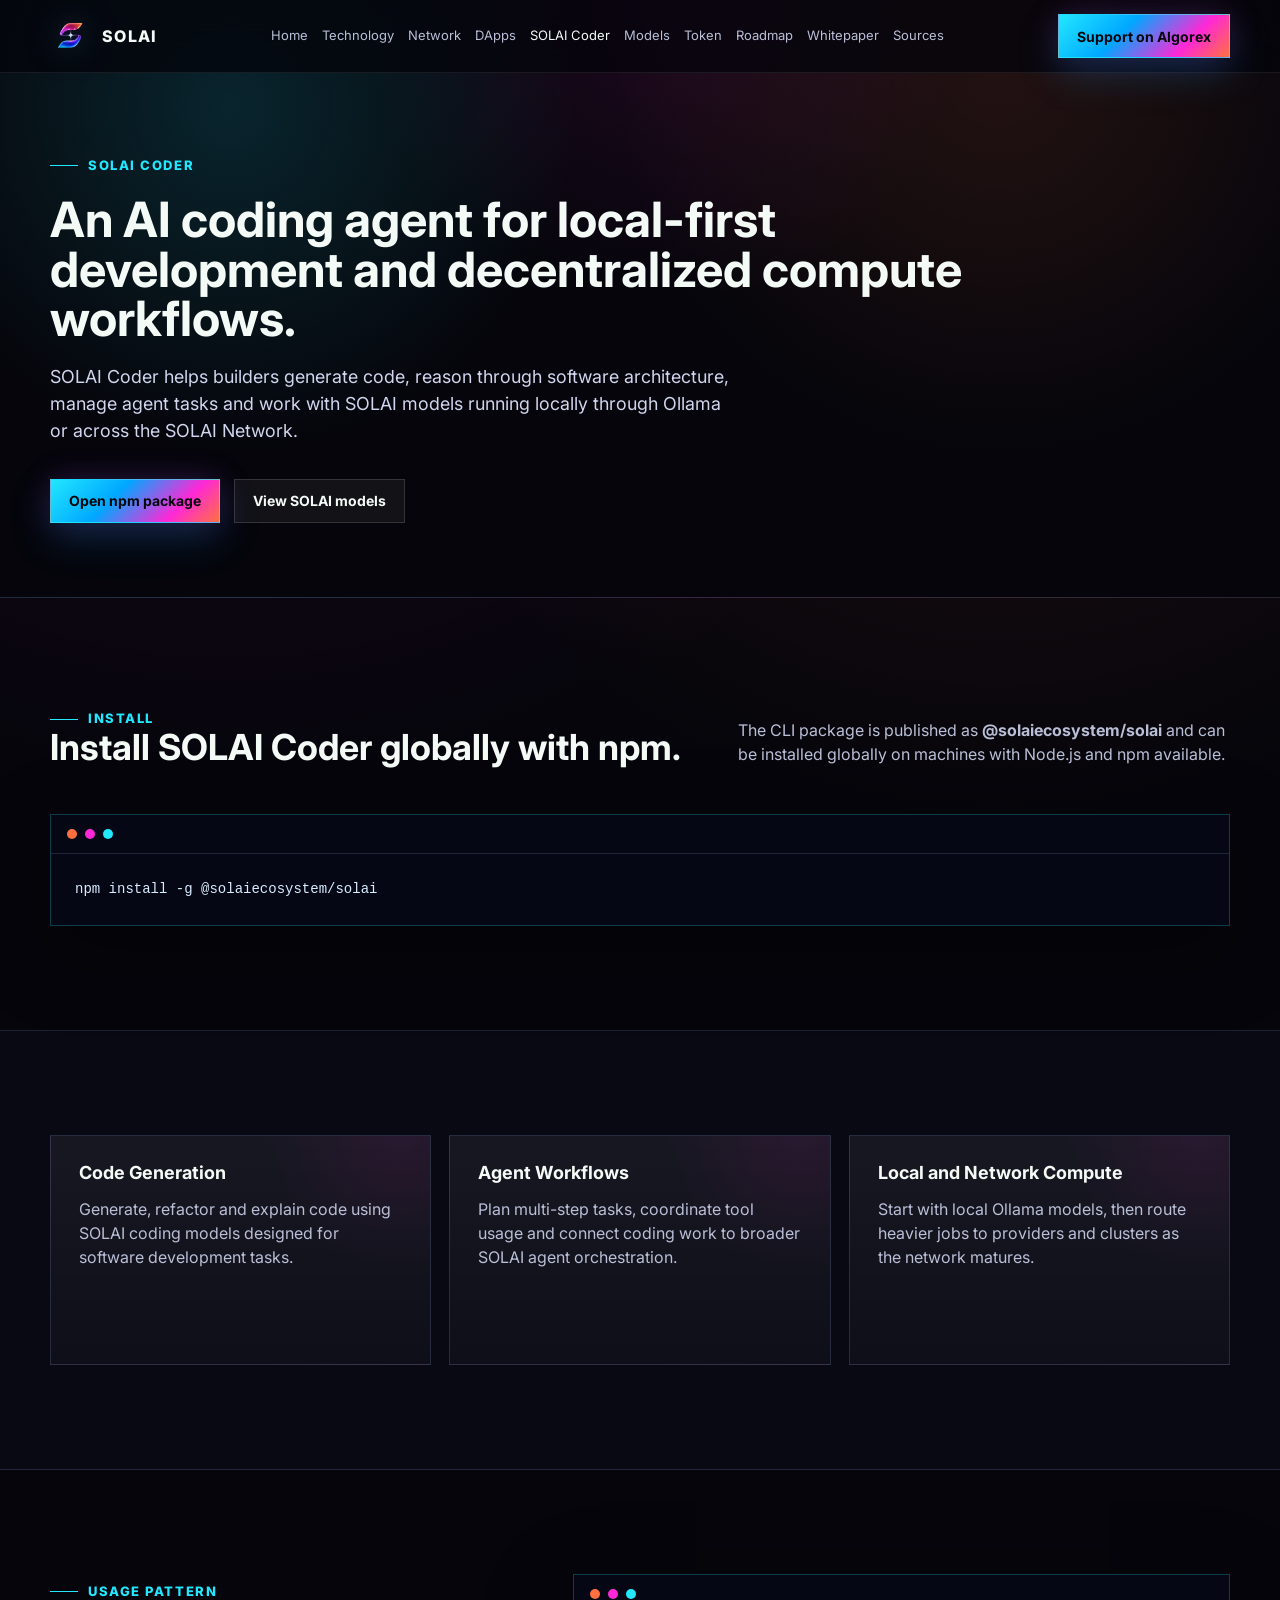
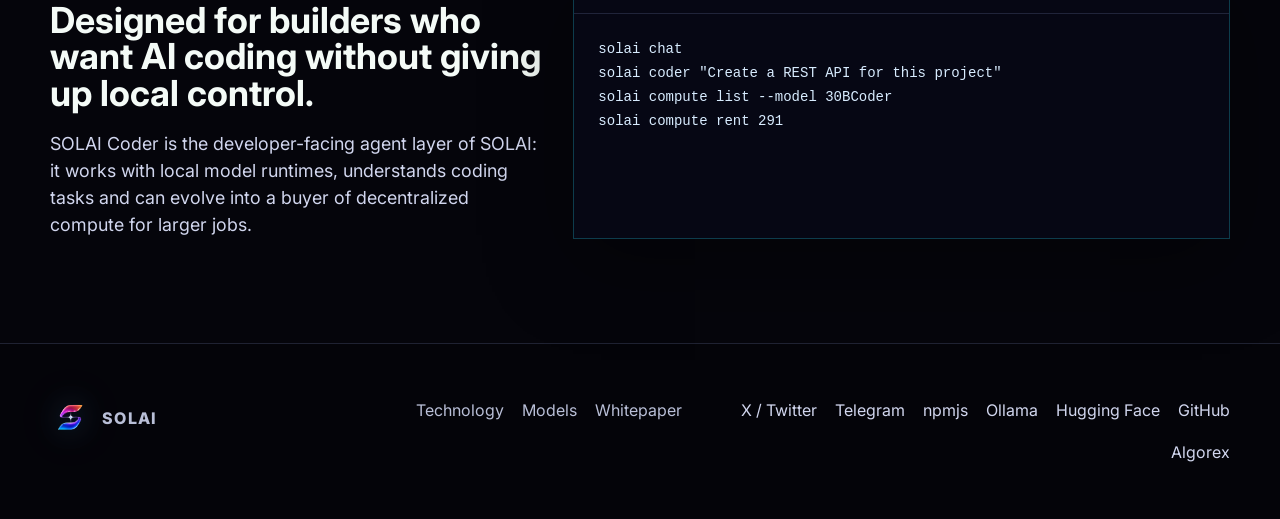
<file: solai-coder.html>
<!doctype html>
<html lang="en">
  <head>
    <meta charset="utf-8">
    <meta name="viewport" content="width=device-width, initial-scale=1">
    <title>SOLAI Coder | SOLAI Network</title>
    <meta name="description" content="SOLAI Coder is the AI coding agent for the SOLAI ecosystem, built for local development, model orchestration and decentralized compute workflows.">
    <link rel="preconnect" href="https://fonts.googleapis.com">
    <link rel="preconnect" href="https://fonts.gstatic.com" crossorigin>
    <link href="https://fonts.googleapis.com/css2?family=Inter:wght@500;600;700;800;900&display=swap" rel="stylesheet">
    <link rel="icon" type="image/png" href="assets/logo.png">
    <link rel="apple-touch-icon" href="assets/logo.png">
    <link rel="stylesheet" href="styles.css">
  </head>
  <body>
    <header class="site-header">
      <nav class="nav" aria-label="Primary navigation">
        <a class="brand" href="index.html"><img class="brand-logo" src="assets/logo.png" alt="SOLAI logo"><span>SOLAI</span></a>
        <button class="menu-toggle" aria-label="Toggle navigation" aria-expanded="false"><span></span><span></span><span></span></button>
        <div class="nav-links"><a href="index.html">Home</a><a href="technology.html">Technology</a><a href="network.html">Network</a><a href="dapps.html">DApps</a><a href="solai-coder.html" class="active">SOLAI Coder</a><a href="modelos/">Models</a><a href="token.html">Token</a><a href="roadmap.html">Roadmap</a><a href="whitepaper.html">Whitepaper</a><a href="sources.html">Sources</a></div>
        <div class="nav-actions"><a class="btn primary" data-trade-link href="https://algorex.net/trade/SOLAI-USDT">Support on Algorex</a></div>
      </nav>
    </header>
    <main>
      <section class="page-hero">
        <div class="section-inner">
          <span class="eyebrow">SOLAI Coder</span>
          <h1>An AI coding agent for local-first development and decentralized compute workflows.</h1>
          <p class="lead">SOLAI Coder helps builders generate code, reason through software architecture, manage agent tasks and work with SOLAI models running locally through Ollama or across the SOLAI Network.</p>
          <div class="hero-actions">
            <a class="btn primary" href="https://www.npmjs.com/package/@solaiecosystem/solai" target="_blank" rel="noopener noreferrer">Open npm package</a>
            <a class="btn" href="modelos/">View SOLAI models</a>
          </div>
        </div>
      </section>
      <section class="section">
        <div class="section-inner">
          <div class="section-head">
            <div><span class="eyebrow">Install</span><h2>Install SOLAI Coder globally with npm.</h2></div>
            <p>The CLI package is published as <strong>@solaiecosystem/solai</strong> and can be installed globally on machines with Node.js and npm available.</p>
          </div>
          <div class="console">
            <div class="console-bar"><span class="dot"></span><span class="dot"></span><span class="dot"></span></div>
            <pre><code>npm install -g @solaiecosystem/solai</code></pre>
          </div>
        </div>
      </section>
      <section class="section alt">
        <div class="section-inner">
          <div class="grid three">
            <article class="card"><h3>Code Generation</h3><p>Generate, refactor and explain code using SOLAI coding models designed for software development tasks.</p></article>
            <article class="card"><h3>Agent Workflows</h3><p>Plan multi-step tasks, coordinate tool usage and connect coding work to broader SOLAI agent orchestration.</p></article>
            <article class="card"><h3>Local and Network Compute</h3><p>Start with local Ollama models, then route heavier jobs to providers and clusters as the network matures.</p></article>
          </div>
        </div>
      </section>
      <section class="section">
        <div class="section-inner">
          <div class="feature-row">
            <div>
              <span class="eyebrow">Usage Pattern</span>
              <h2>Designed for builders who want AI coding without giving up local control.</h2>
              <p class="lead">SOLAI Coder is the developer-facing agent layer of SOLAI: it works with local model runtimes, understands coding tasks and can evolve into a buyer of decentralized compute for larger jobs.</p>
            </div>
            <div class="console">
              <div class="console-bar"><span class="dot"></span><span class="dot"></span><span class="dot"></span></div>
              <pre><code>solai chat
solai coder "Create a REST API for this project"
solai compute list --model 30BCoder
solai compute rent 291</code></pre>
            </div>
          </div>
        </div>
      </section>
    </main>
    <footer class="site-footer"><div class="footer-grid"><div><a class="brand" href="index.html"><img class="brand-logo" src="assets/logo.png" alt="SOLAI logo"><span>SOLAI</span></a></div><div class="footer-links"><a href="technology.html">Technology</a><a href="modelos/">Models</a><a href="whitepaper.html">Whitepaper</a></div><div class="footer-social" aria-label="SOLAI external links"><a href="https://x.com/solai_ai" target="_blank" rel="noopener noreferrer">X / Twitter</a><a href="https://t.me/SOLAIAIAGENT" target="_blank" rel="noopener noreferrer">Telegram</a><a href="https://www.npmjs.com/package/@solaiecosystem/solai" target="_blank" rel="noopener noreferrer">npmjs</a><a href="https://ollama.com/solaiai" target="_blank" rel="noopener noreferrer">Ollama</a><a href="https://huggingface.co/SOLAIAI" target="_blank" rel="noopener noreferrer">Hugging Face</a><a href="https://github.com/solai-ai/solai-coder" target="_blank" rel="noopener noreferrer">GitHub</a><a data-trade-link href="https://algorex.net/trade/SOLAI-USDT" target="_blank" rel="noopener noreferrer">Algorex</a></div></div></footer>
    <script src="script.js"></script>
  </body>
</html>
</file>
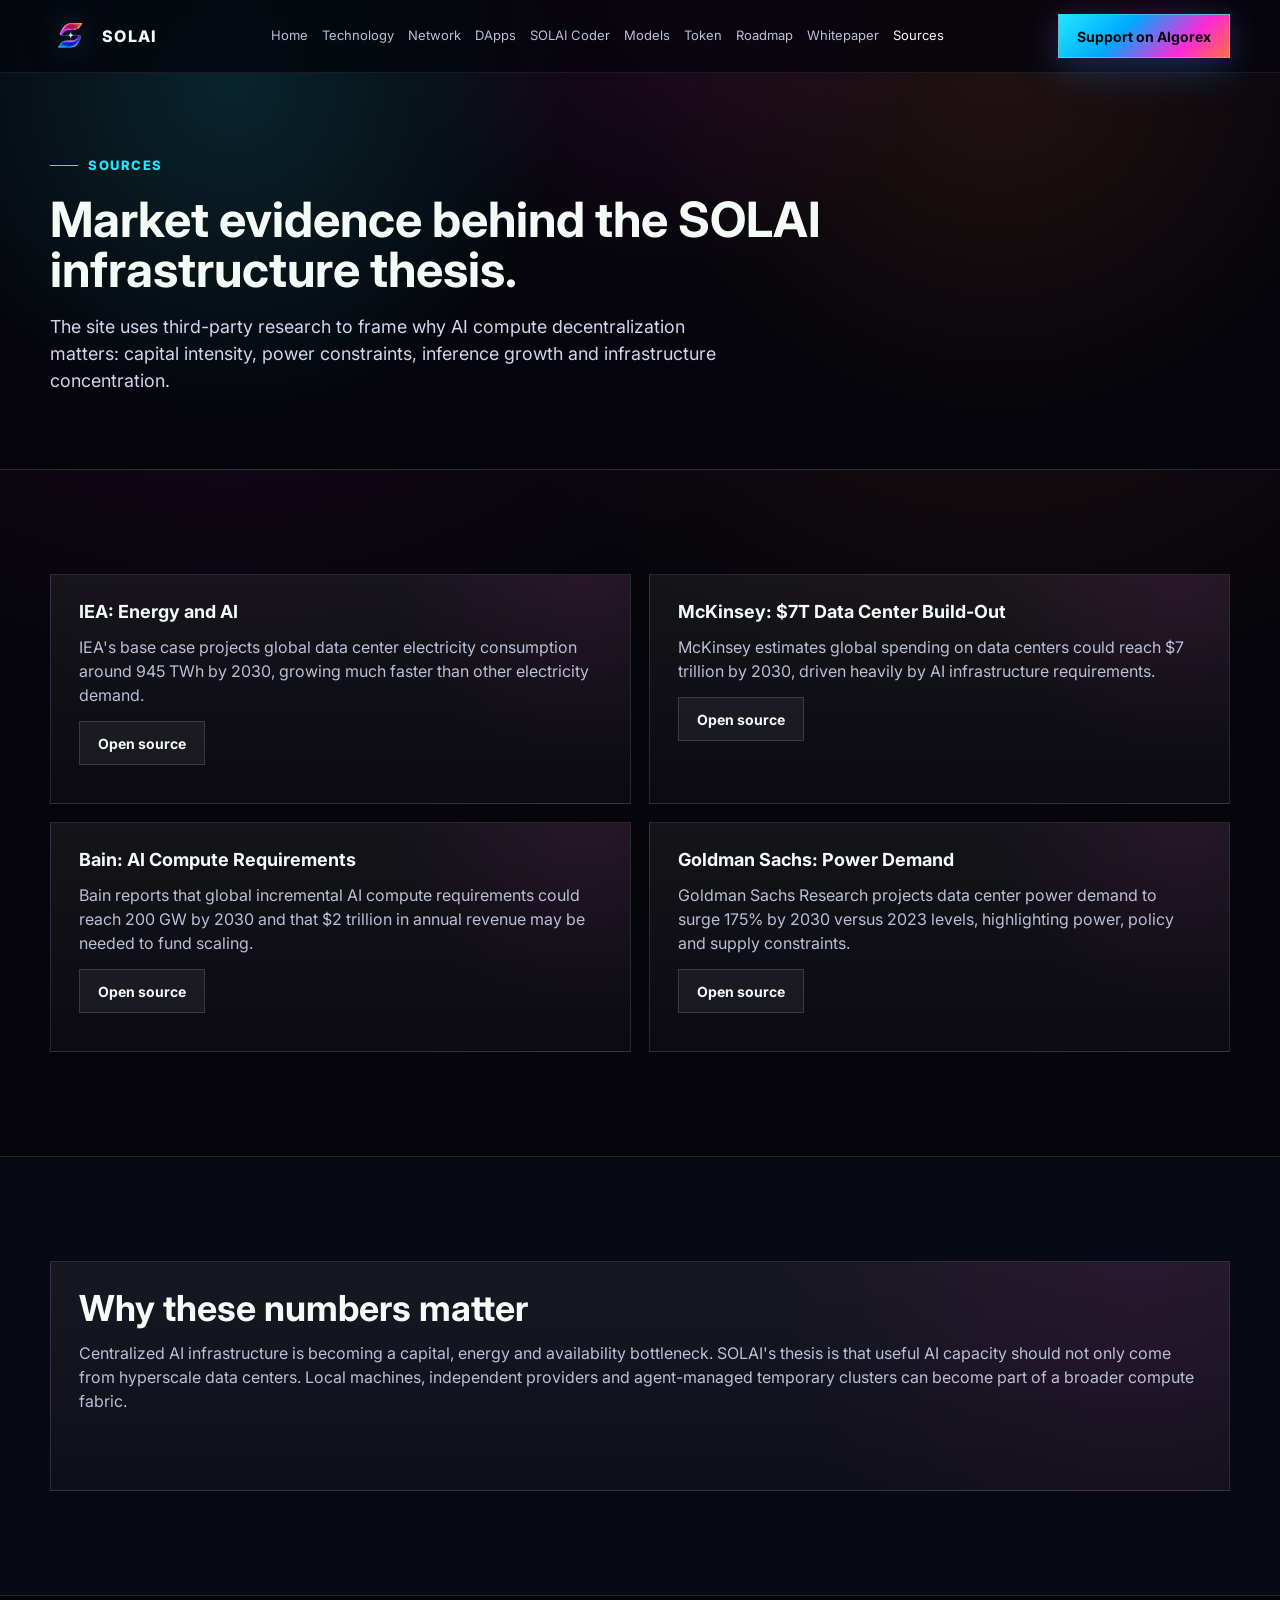
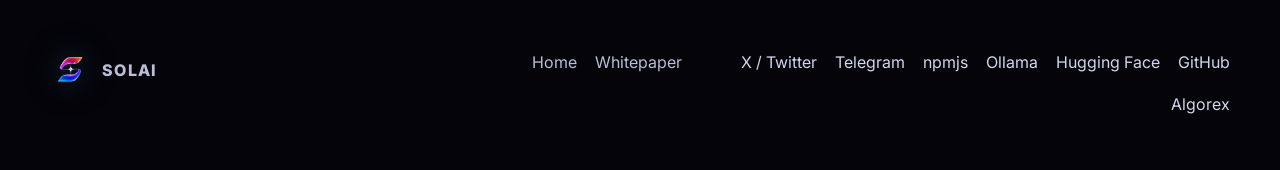
<file: sources.html>
<!doctype html>
<html lang="en">
  <head>
    <meta charset="utf-8">
    <meta name="viewport" content="width=device-width, initial-scale=1">
    <title>Sources | SOLAI Network</title>
    <meta name="description" content="Market data sources used by the SOLAI Network website.">
    <link rel="preconnect" href="https://fonts.googleapis.com">
    <link rel="preconnect" href="https://fonts.gstatic.com" crossorigin>
    <link href="https://fonts.googleapis.com/css2?family=Inter:wght@500;600;700;800;900&display=swap" rel="stylesheet">
    <link rel="icon" type="image/png" href="assets/logo.png">
    <link rel="apple-touch-icon" href="assets/logo.png">
    <link rel="stylesheet" href="styles.css">
  </head>
  <body>
    <header class="site-header"><nav class="nav" aria-label="Primary navigation"><a class="brand" href="index.html"><img class="brand-logo" src="assets/logo.png" alt="SOLAI logo"><span>SOLAI</span></a><button class="menu-toggle" aria-label="Toggle navigation" aria-expanded="false"><span></span><span></span><span></span></button><div class="nav-links"><a href="index.html">Home</a><a href="technology.html">Technology</a><a href="network.html">Network</a><a href="dapps.html">DApps</a><a href="solai-coder.html">SOLAI Coder</a><a href="modelos/">Models</a><a href="token.html">Token</a><a href="roadmap.html">Roadmap</a><a href="whitepaper.html">Whitepaper</a><a class="active" href="sources.html">Sources</a></div><div class="nav-actions"><a class="btn primary" data-trade-link href="https://algorex.net/trade/SOLAI-USDT">Support on Algorex</a></div></nav></header>
    <main>
      <section class="page-hero"><div class="section-inner"><span class="eyebrow">Sources</span><h1>Market evidence behind the SOLAI infrastructure thesis.</h1><p class="lead">The site uses third-party research to frame why AI compute decentralization matters: capital intensity, power constraints, inference growth and infrastructure concentration.</p></div></section>
      <section class="section">
        <div class="section-inner">
          <div class="grid two">
            <article class="card"><h3>IEA: Energy and AI</h3><p>IEA's base case projects global data center electricity consumption around 945 TWh by 2030, growing much faster than other electricity demand.</p><p><a class="btn" href="https://www.iea.org/reports/energy-and-ai/energy-demand-from-ai" target="_blank" rel="noreferrer">Open source</a></p></article>
            <article class="card"><h3>McKinsey: $7T Data Center Build-Out</h3><p>McKinsey estimates global spending on data centers could reach $7 trillion by 2030, driven heavily by AI infrastructure requirements.</p><p><a class="btn" href="https://www.mckinsey.com/industries/technology-media-and-telecommunications/our-insights/the-7-trillion-dollar-data-center-build-out-how-industrials-can-capture-their-share" target="_blank" rel="noreferrer">Open source</a></p></article>
            <article class="card"><h3>Bain: AI Compute Requirements</h3><p>Bain reports that global incremental AI compute requirements could reach 200 GW by 2030 and that $2 trillion in annual revenue may be needed to fund scaling.</p><p><a class="btn" href="https://www.bain.com/about/media-center/press-releases/20252/%242-trillion-in-new-revenue-needed-to-fund-ais-scaling-trend---bain--companys-6th-annual-global-technology-report/" target="_blank" rel="noreferrer">Open source</a></p></article>
            <article class="card"><h3>Goldman Sachs: Power Demand</h3><p>Goldman Sachs Research projects data center power demand to surge 175% by 2030 versus 2023 levels, highlighting power, policy and supply constraints.</p><p><a class="btn" href="https://www.goldmansachs.com/insights/goldman-sachs-research/data-center-power-demand-the-6-ps-driving-growth-and-constraints" target="_blank" rel="noreferrer">Open source</a></p></article>
          </div>
        </div>
      </section>
      <section class="section alt">
        <div class="section-inner">
          <div class="card">
            <h2>Why these numbers matter</h2>
            <p>Centralized AI infrastructure is becoming a capital, energy and availability bottleneck. SOLAI's thesis is that useful AI capacity should not only come from hyperscale data centers. Local machines, independent providers and agent-managed temporary clusters can become part of a broader compute fabric.</p>
          </div>
        </div>
      </section>
    </main>
    <footer class="site-footer"><div class="footer-grid"><div><a class="brand" href="index.html"><img class="brand-logo" src="assets/logo.png" alt="SOLAI logo"><span>SOLAI</span></a></div><div class="footer-links"><a href="index.html">Home</a><a href="whitepaper.html">Whitepaper</a></div><div class="footer-social" aria-label="SOLAI external links"><a href="https://x.com/solai_ai" target="_blank" rel="noopener noreferrer">X / Twitter</a><a href="https://t.me/SOLAIAIAGENT" target="_blank" rel="noopener noreferrer">Telegram</a><a href="https://www.npmjs.com/package/@solaiecosystem/solai" target="_blank" rel="noopener noreferrer">npmjs</a><a href="https://ollama.com/solaiai" target="_blank" rel="noopener noreferrer">Ollama</a><a href="https://huggingface.co/SOLAIAI" target="_blank" rel="noopener noreferrer">Hugging Face</a><a href="https://github.com/solai-ai/solai-coder" target="_blank" rel="noopener noreferrer">GitHub</a><a data-trade-link href="https://algorex.net/trade/SOLAI-USDT" target="_blank" rel="noopener noreferrer">Algorex</a></div></div></footer>
    <script src="script.js"></script>
  </body>
</html>
</file>
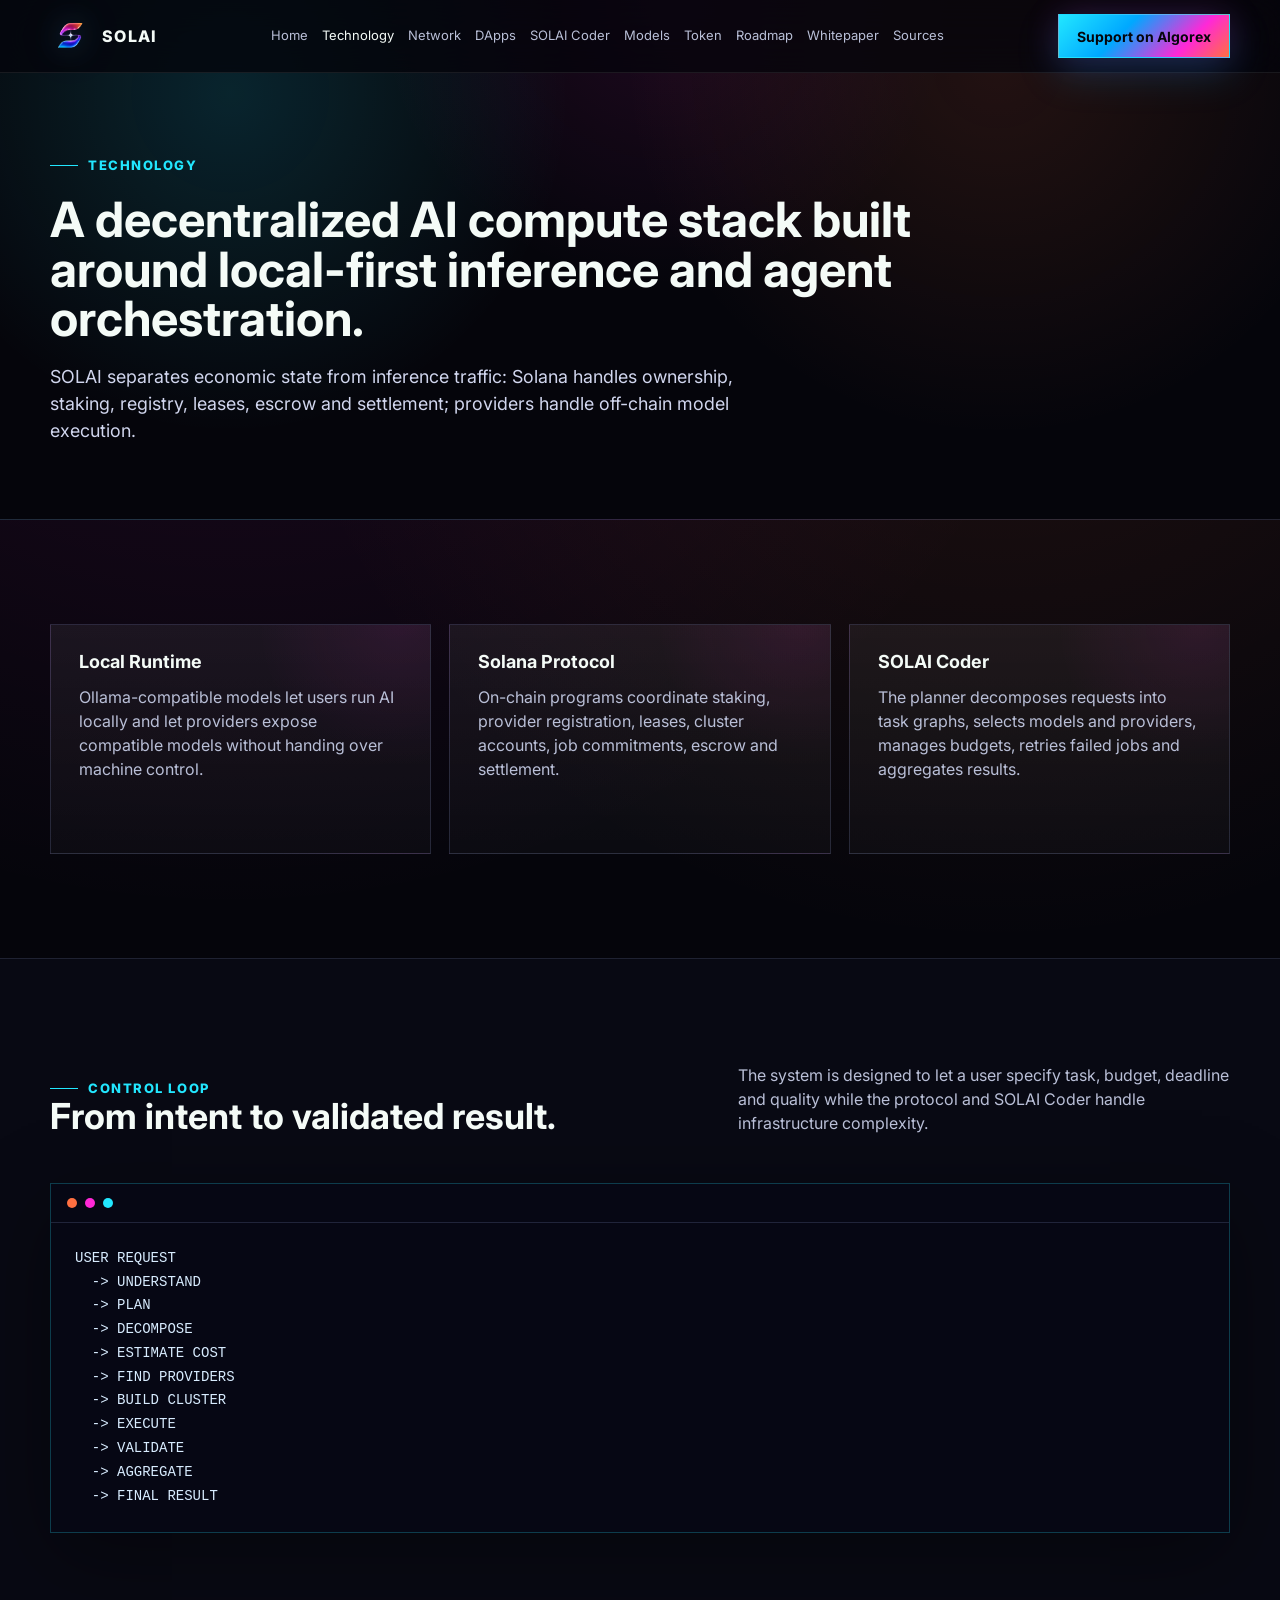
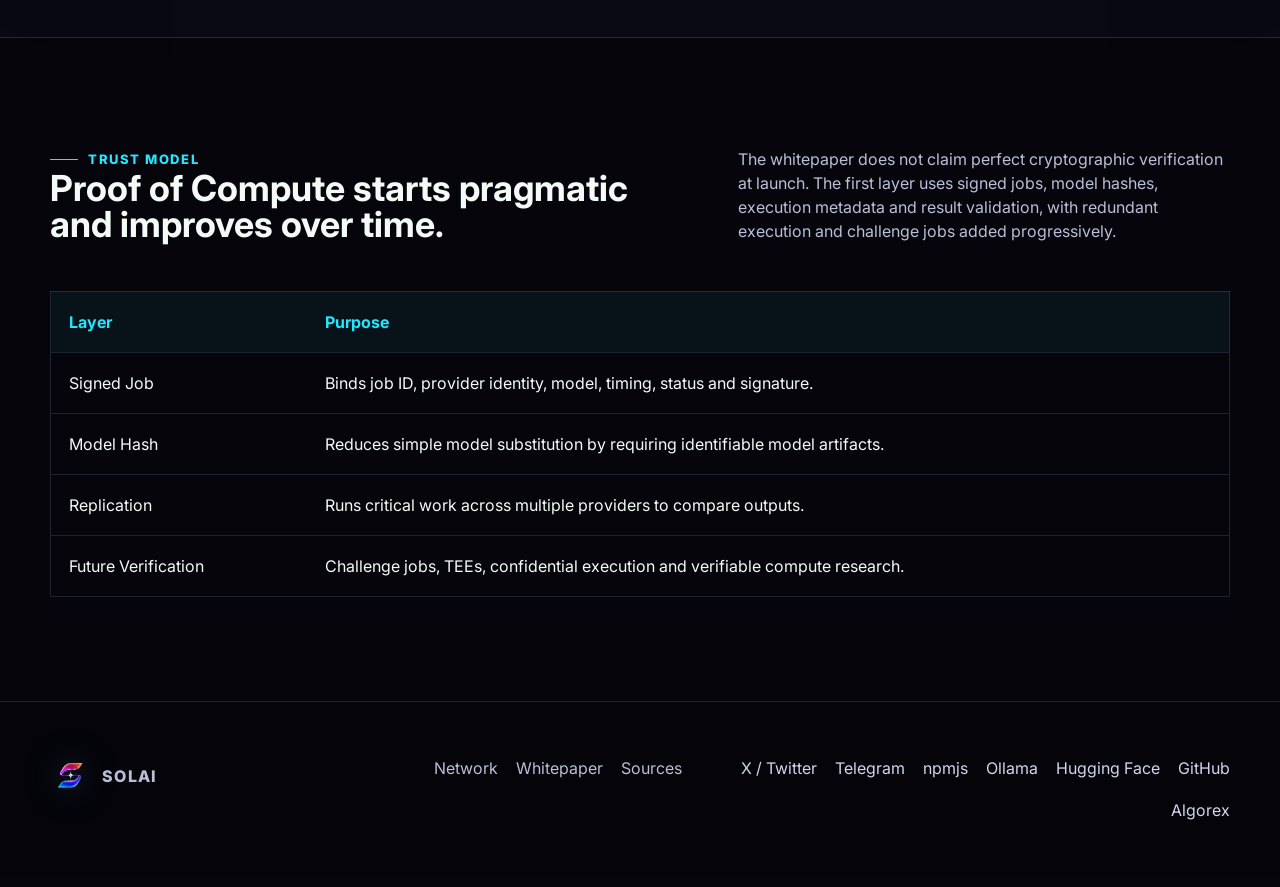
<file: technology.html>
<!doctype html>
<html lang="en">
  <head>
    <meta charset="utf-8">
    <meta name="viewport" content="width=device-width, initial-scale=1">
    <title>Technology | SOLAI Network</title>
    <meta name="description" content="SOLAI technology architecture: Ollama providers, Solana settlement, task graphs, proof of compute and SOLAI Coder orchestration.">
    <link rel="preconnect" href="https://fonts.googleapis.com">
    <link rel="preconnect" href="https://fonts.gstatic.com" crossorigin>
    <link href="https://fonts.googleapis.com/css2?family=Inter:wght@500;600;700;800;900&display=swap" rel="stylesheet">
    <link rel="icon" type="image/png" href="assets/logo.png">
    <link rel="apple-touch-icon" href="assets/logo.png">
    <link rel="stylesheet" href="styles.css">
  </head>
  <body>
    <header class="site-header">
      <nav class="nav" aria-label="Primary navigation">
        <a class="brand" href="index.html"><img class="brand-logo" src="assets/logo.png" alt="SOLAI logo"><span>SOLAI</span></a>
        <button class="menu-toggle" aria-label="Toggle navigation" aria-expanded="false"><span></span><span></span><span></span></button>
        <div class="nav-links">
          <a href="index.html">Home</a><a class="active" href="technology.html">Technology</a><a href="network.html">Network</a><a href="dapps.html">DApps</a><a href="solai-coder.html">SOLAI Coder</a><a href="modelos/">Models</a><a href="token.html">Token</a><a href="roadmap.html">Roadmap</a><a href="whitepaper.html">Whitepaper</a><a href="sources.html">Sources</a>
        </div>
        <div class="nav-actions"><a class="btn primary" data-trade-link href="https://algorex.net/trade/SOLAI-USDT">Support on Algorex</a></div>
      </nav>
    </header>
    <main>
      <section class="page-hero">
        <div class="section-inner">
          <span class="eyebrow">Technology</span>
          <h1>A decentralized AI compute stack built around local-first inference and agent orchestration.</h1>
          <p class="lead">SOLAI separates economic state from inference traffic: Solana handles ownership, staking, registry, leases, escrow and settlement; providers handle off-chain model execution.</p>
        </div>
      </section>
      <section class="section">
        <div class="section-inner">
          <div class="grid three">
            <article class="card"><h3>Local Runtime</h3><p>Ollama-compatible models let users run AI locally and let providers expose compatible models without handing over machine control.</p></article>
            <article class="card"><h3>Solana Protocol</h3><p>On-chain programs coordinate staking, provider registration, leases, cluster accounts, job commitments, escrow and settlement.</p></article>
            <article class="card"><h3>SOLAI Coder</h3><p>The planner decomposes requests into task graphs, selects models and providers, manages budgets, retries failed jobs and aggregates results.</p></article>
          </div>
        </div>
      </section>
      <section class="section alt">
        <div class="section-inner">
          <div class="section-head">
            <div><span class="eyebrow">Control Loop</span><h2>From intent to validated result.</h2></div>
            <p>The system is designed to let a user specify task, budget, deadline and quality while the protocol and SOLAI Coder handle infrastructure complexity.</p>
          </div>
          <div class="console">
            <div class="console-bar"><span class="dot"></span><span class="dot"></span><span class="dot"></span></div>
            <pre><code>USER REQUEST
  -> UNDERSTAND
  -> PLAN
  -> DECOMPOSE
  -> ESTIMATE COST
  -> FIND PROVIDERS
  -> BUILD CLUSTER
  -> EXECUTE
  -> VALIDATE
  -> AGGREGATE
  -> FINAL RESULT</code></pre>
          </div>
        </div>
      </section>
      <section class="section">
        <div class="section-inner">
          <div class="section-head">
            <div><span class="eyebrow">Trust Model</span><h2>Proof of Compute starts pragmatic and improves over time.</h2></div>
            <p>The whitepaper does not claim perfect cryptographic verification at launch. The first layer uses signed jobs, model hashes, execution metadata and result validation, with redundant execution and challenge jobs added progressively.</p>
          </div>
          <table class="table">
            <tr><th>Layer</th><th>Purpose</th></tr>
            <tr><td>Signed Job</td><td>Binds job ID, provider identity, model, timing, status and signature.</td></tr>
            <tr><td>Model Hash</td><td>Reduces simple model substitution by requiring identifiable model artifacts.</td></tr>
            <tr><td>Replication</td><td>Runs critical work across multiple providers to compare outputs.</td></tr>
            <tr><td>Future Verification</td><td>Challenge jobs, TEEs, confidential execution and verifiable compute research.</td></tr>
          </table>
        </div>
      </section>
    </main>
    <footer class="site-footer"><div class="footer-grid"><div><a class="brand" href="index.html"><img class="brand-logo" src="assets/logo.png" alt="SOLAI logo"><span>SOLAI</span></a></div><div class="footer-links"><a href="network.html">Network</a><a href="whitepaper.html">Whitepaper</a><a href="sources.html">Sources</a></div><div class="footer-social" aria-label="SOLAI external links"><a href="https://x.com/solai_ai" target="_blank" rel="noopener noreferrer">X / Twitter</a><a href="https://t.me/SOLAIAIAGENT" target="_blank" rel="noopener noreferrer">Telegram</a><a href="https://www.npmjs.com/package/@solaiecosystem/solai" target="_blank" rel="noopener noreferrer">npmjs</a><a href="https://ollama.com/solaiai" target="_blank" rel="noopener noreferrer">Ollama</a><a href="https://huggingface.co/SOLAIAI" target="_blank" rel="noopener noreferrer">Hugging Face</a><a href="https://github.com/solai-ai/solai-coder" target="_blank" rel="noopener noreferrer">GitHub</a><a data-trade-link href="https://algorex.net/trade/SOLAI-USDT" target="_blank" rel="noopener noreferrer">Algorex</a></div></div></footer>
    <script src="script.js"></script>
  </body>
</html>
</file>
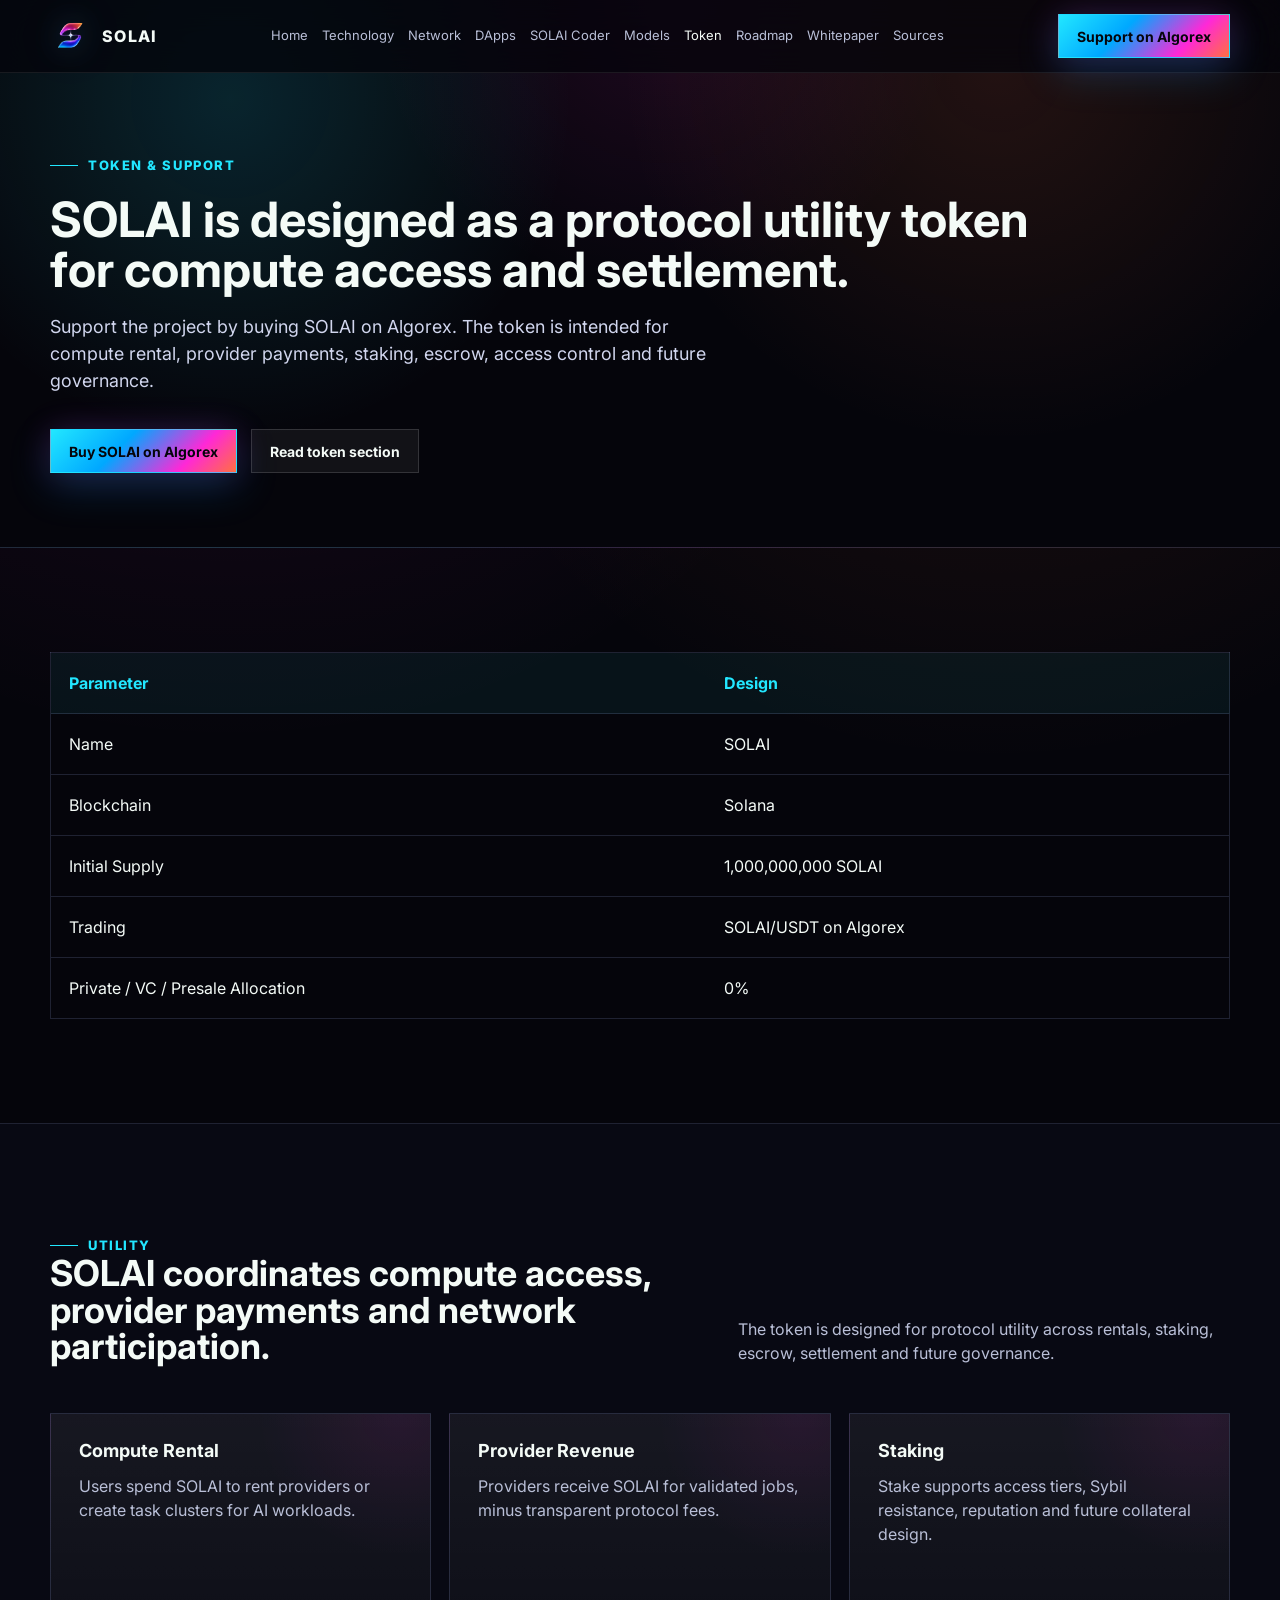
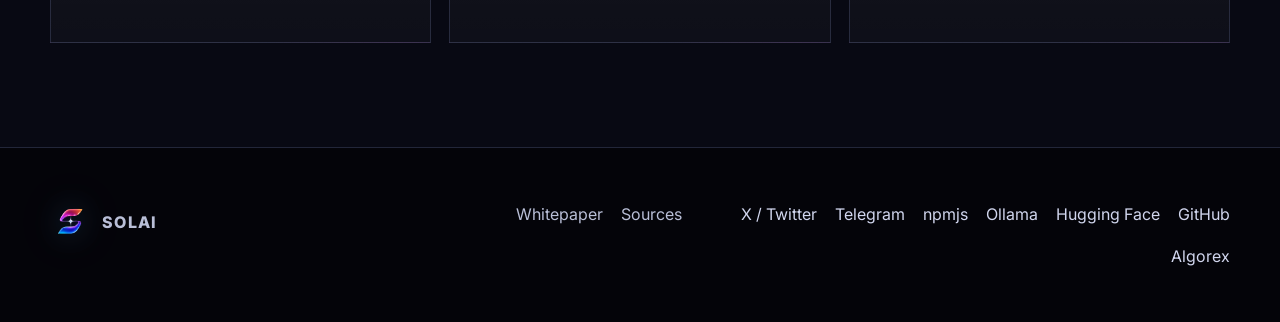
<file: token.html>
<!doctype html>
<html lang="en">
  <head>
    <meta charset="utf-8">
    <meta name="viewport" content="width=device-width, initial-scale=1">
    <title>Token & Support | SOLAI Network</title>
    <meta name="description" content="SOLAI token utility, fair-launch distribution, staking, provider payments and Algorex support page.">
    <link rel="preconnect" href="https://fonts.googleapis.com">
    <link rel="preconnect" href="https://fonts.gstatic.com" crossorigin>
    <link href="https://fonts.googleapis.com/css2?family=Inter:wght@500;600;700;800;900&display=swap" rel="stylesheet">
    <link rel="icon" type="image/png" href="assets/logo.png">
    <link rel="apple-touch-icon" href="assets/logo.png">
    <link rel="stylesheet" href="styles.css">
  </head>
  <body>
    <header class="site-header"><nav class="nav" aria-label="Primary navigation"><a class="brand" href="index.html"><img class="brand-logo" src="assets/logo.png" alt="SOLAI logo"><span>SOLAI</span></a><button class="menu-toggle" aria-label="Toggle navigation" aria-expanded="false"><span></span><span></span><span></span></button><div class="nav-links"><a href="index.html">Home</a><a href="technology.html">Technology</a><a href="network.html">Network</a><a href="dapps.html">DApps</a><a href="solai-coder.html">SOLAI Coder</a><a href="modelos/">Models</a><a class="active" href="token.html">Token</a><a href="roadmap.html">Roadmap</a><a href="whitepaper.html">Whitepaper</a><a href="sources.html">Sources</a></div><div class="nav-actions"><a class="btn primary" data-trade-link href="https://algorex.net/trade/SOLAI-USDT">Support on Algorex</a></div></nav></header>
    <main>
      <section class="page-hero"><div class="section-inner"><span class="eyebrow">Token & Support</span><h1>SOLAI is designed as a protocol utility token for compute access and settlement.</h1><p class="lead">Support the project by buying SOLAI on Algorex. The token is intended for compute rental, provider payments, staking, escrow, access control and future governance.</p><div class="hero-actions"><a class="btn primary" data-trade-link href="https://algorex.net/trade/SOLAI-USDT">Buy SOLAI on Algorex</a><a class="btn" href="whitepaper.html">Read token section</a></div></div></section>
      <section class="section">
        <div class="section-inner">
          <table class="table">
            <tr><th>Parameter</th><th>Design</th></tr>
            <tr><td>Name</td><td>SOLAI</td></tr>
            <tr><td>Blockchain</td><td>Solana</td></tr>
            <tr><td>Initial Supply</td><td>1,000,000,000 SOLAI</td></tr>
            <tr><td>Trading</td><td><a href="https://algorex.net/trade/SOLAI-USDT">SOLAI/USDT on Algorex</a></td></tr>
            <tr><td>Private / VC / Presale Allocation</td><td>0%</td></tr>
          </table>
        </div>
      </section>
      <section class="section alt">
        <div class="section-inner">
          <div class="section-head"><div><span class="eyebrow">Utility</span><h2>SOLAI coordinates compute access, provider payments and network participation.</h2></div><p>The token is designed for protocol utility across rentals, staking, escrow, settlement and future governance.</p></div>
          <div class="grid three">
            <article class="card"><h3>Compute Rental</h3><p>Users spend SOLAI to rent providers or create task clusters for AI workloads.</p></article>
            <article class="card"><h3>Provider Revenue</h3><p>Providers receive SOLAI for validated jobs, minus transparent protocol fees.</p></article>
            <article class="card"><h3>Staking</h3><p>Stake supports access tiers, Sybil resistance, reputation and future collateral design.</p></article>
          </div>
        </div>
      </section>
    </main>
    <footer class="site-footer"><div class="footer-grid"><div><a class="brand" href="index.html"><img class="brand-logo" src="assets/logo.png" alt="SOLAI logo"><span>SOLAI</span></a></div><div class="footer-links"><a href="whitepaper.html">Whitepaper</a><a href="sources.html">Sources</a></div><div class="footer-social" aria-label="SOLAI external links"><a href="https://x.com/solai_ai" target="_blank" rel="noopener noreferrer">X / Twitter</a><a href="https://t.me/SOLAIAIAGENT" target="_blank" rel="noopener noreferrer">Telegram</a><a href="https://www.npmjs.com/package/@solaiecosystem/solai" target="_blank" rel="noopener noreferrer">npmjs</a><a href="https://ollama.com/solaiai" target="_blank" rel="noopener noreferrer">Ollama</a><a href="https://huggingface.co/SOLAIAI" target="_blank" rel="noopener noreferrer">Hugging Face</a><a href="https://github.com/solai-ai/solai-coder" target="_blank" rel="noopener noreferrer">GitHub</a><a data-trade-link href="https://algorex.net/trade/SOLAI-USDT" target="_blank" rel="noopener noreferrer">Algorex</a></div></div></footer>
    <script src="script.js"></script>
  </body>
</html>
</file>
<file: styles.css>
:root {
  color-scheme: dark;
  --bg: #05050b;
  --panel: #0b0d1a;
  --panel-2: #11152b;
  --ink: #f4fbf7;
  --muted: #b9bfd7;
  --line: rgba(167, 184, 255, 0.16);
  --blue: #00a8ff;
  --cyan: #22e7ff;
  --violet: #7938ff;
  --magenta: #ff28d7;
  --ember: #ff7041;
  --gold: #ffb44a;
  --shadow: 0 24px 80px rgba(0, 0, 0, 0.38);
  --max: 1180px;
}

* {
  box-sizing: border-box;
}

html {
  scroll-behavior: smooth;
  overflow-x: hidden;
}

body {
  margin: 0;
  background:
    radial-gradient(circle at 78% 8%, rgba(255, 112, 65, 0.12), transparent 30%),
    radial-gradient(circle at 18% 0%, rgba(255, 40, 215, 0.12), transparent 34%),
    var(--bg);
  color: var(--ink);
  font-family: Inter, ui-sans-serif, system-ui, -apple-system, BlinkMacSystemFont, "Segoe UI", sans-serif;
  line-height: 1.5;
  overflow-x: hidden;
}

a {
  color: inherit;
  text-decoration: none;
}

img {
  display: block;
  max-width: 100%;
}

.site-header {
  position: fixed;
  inset: 0 0 auto;
  z-index: 20;
  border-bottom: 1px solid rgba(255, 255, 255, 0.08);
  background: rgba(5, 5, 11, 0.76);
  backdrop-filter: blur(20px);
}

.nav {
  width: min(var(--max), calc(100% - 40px));
  min-height: 72px;
  margin: 0 auto;
  display: flex;
  align-items: center;
  justify-content: space-between;
  gap: 16px;
}

.brand {
  display: inline-flex;
  align-items: center;
  gap: 12px;
  font-weight: 800;
  letter-spacing: 0.08em;
}

.brand-logo {
  width: 40px;
  height: 40px;
  object-fit: contain;
  filter:
    drop-shadow(0 0 14px rgba(34, 231, 255, 0.24))
    drop-shadow(0 0 24px rgba(255, 40, 215, 0.16));
}

.nav-links {
  display: flex;
  align-items: center;
  gap: 14px;
  color: var(--muted);
  font-size: 13px;
  white-space: nowrap;
}

.nav-links a:hover,
.nav-links a.active {
  color: var(--ink);
}

.nav-actions {
  display: flex;
  align-items: center;
  gap: 12px;
}

.menu-toggle {
  display: none;
  width: 42px;
  height: 42px;
  border: 1px solid var(--line);
  background: transparent;
  color: var(--ink);
  cursor: pointer;
}

.menu-toggle span {
  display: block;
  width: 18px;
  height: 2px;
  margin: 4px auto;
  background: currentColor;
}

.btn {
  display: inline-flex;
  align-items: center;
  justify-content: center;
  gap: 10px;
  min-height: 44px;
  padding: 0 18px;
  border: 1px solid rgba(255, 255, 255, 0.14);
  background: rgba(255, 255, 255, 0.05);
  color: var(--ink);
  font-weight: 700;
  font-size: 14px;
  cursor: pointer;
  transition: transform 160ms ease, border-color 160ms ease, background 160ms ease;
}

.btn:hover {
  transform: translateY(-1px);
  border-color: rgba(255, 40, 215, 0.42);
  background: rgba(255, 255, 255, 0.08);
}

.btn.primary {
  border-color: rgba(34, 231, 255, 0.68);
  background: linear-gradient(135deg, var(--cyan) 0%, var(--blue) 38%, var(--magenta) 74%, var(--ember) 100%);
  color: #05050b;
  box-shadow: 0 14px 42px rgba(0, 168, 255, 0.22), 0 0 34px rgba(255, 40, 215, 0.16);
}

.btn.ghost {
  background: transparent;
}

.hero {
  min-height: 92vh;
  padding: 150px 0 54px;
  position: relative;
  overflow: hidden;
  display: grid;
  align-items: end;
  border-bottom: 1px solid var(--line);
}

.hero-media {
  position: absolute;
  inset: 0;
  z-index: 0;
}

.hero-media img {
  width: 100%;
  height: 100%;
  object-fit: cover;
}

.hero::before {
  content: "";
  position: absolute;
  inset: 0;
  z-index: 1;
  background:
    radial-gradient(circle at 76% 32%, rgba(255, 40, 215, 0.16), transparent 34%),
    radial-gradient(circle at 72% 72%, rgba(0, 168, 255, 0.24), transparent 36%),
    linear-gradient(90deg, rgba(5, 5, 11, 0.99) 0%, rgba(5, 5, 11, 0.9) 42%, rgba(5, 5, 11, 0.22) 76%, rgba(5, 5, 11, 0.08) 100%),
    linear-gradient(0deg, rgba(5, 5, 11, 0.98) 0%, transparent 34%);
}

.hero-inner,
.section-inner {
  width: min(var(--max), calc(100% - 40px));
  margin: 0 auto;
  position: relative;
  z-index: 2;
}

.eyebrow {
  display: inline-flex;
  align-items: center;
  gap: 10px;
  color: var(--cyan);
  font-size: 13px;
  font-weight: 800;
  letter-spacing: 0.12em;
  text-transform: uppercase;
}

.eyebrow::before {
  content: "";
  width: 28px;
  height: 1px;
  background: currentColor;
}

h1,
h2,
h3 {
  margin: 0;
  line-height: 1.02;
}

h1 {
  max-width: 860px;
  margin-top: 20px;
  font-size: clamp(32px, 3.8vw, 52px);
  letter-spacing: 0;
}

h2 {
  font-size: clamp(24px, 2.8vw, 36px);
  letter-spacing: 0;
}

h3 {
  font-size: 18px;
}

.lead {
  max-width: 690px;
  margin: 20px 0 0;
  color: #d1d6ee;
  font-size: clamp(16px, 1.4vw, 18px);
}

.hero-actions {
  margin-top: 34px;
  display: flex;
  flex-wrap: wrap;
  gap: 14px;
}

.hero-metrics {
  margin-top: 70px;
  display: grid;
  grid-template-columns: repeat(4, minmax(0, 1fr));
  border: 1px solid var(--line);
  background: rgba(7, 8, 19, 0.72);
  box-shadow: var(--shadow), inset 0 1px 0 rgba(34, 231, 255, 0.08);
}

.metric {
  min-height: 136px;
  padding: 24px;
  border-right: 1px solid var(--line);
}

.metric:last-child {
  border-right: 0;
}

.metric strong {
  display: block;
  color: var(--ink);
  font-size: clamp(28px, 4vw, 42px);
  line-height: 1;
}

.metric span {
  display: block;
  margin-top: 12px;
  color: var(--muted);
  font-size: 14px;
}

.section {
  padding: 104px 0;
  border-bottom: 1px solid var(--line);
}

.section.alt {
  background: #080913;
}

.section-head {
  display: grid;
  grid-template-columns: minmax(0, 0.9fr) minmax(280px, 0.7fr);
  gap: 56px;
  align-items: end;
  margin-bottom: 48px;
}

.section-head p {
  margin: 0;
  color: var(--muted);
  font-size: 16px;
}

.grid {
  display: grid;
  gap: 18px;
}

.grid.three {
  grid-template-columns: repeat(3, minmax(0, 1fr));
}

.grid.two {
  grid-template-columns: repeat(2, minmax(0, 1fr));
}

.dapp-layout {
  display: grid;
  grid-template-columns: minmax(0, 1.1fr) minmax(320px, 0.7fr);
  gap: 24px;
  align-items: start;
}

.dapp-form {
  display: grid;
  gap: 18px;
}

.dapp-form label {
  display: grid;
  gap: 8px;
  color: var(--muted);
  font-size: 13px;
  font-weight: 800;
  letter-spacing: 0.04em;
  text-transform: uppercase;
}

.dapp-form input,
.dapp-form select,
.dapp-form textarea {
  width: 100%;
  border: 1px solid var(--line);
  background: rgba(255, 255, 255, 0.05);
  color: var(--ink);
  font: inherit;
  font-size: 15px;
  font-weight: 600;
  letter-spacing: 0;
  padding: 13px 14px;
  outline: none;
}

.dapp-form select option {
  color: #05050b;
}

.dapp-form textarea {
  resize: vertical;
  min-height: 132px;
}

.dapp-form input:focus,
.dapp-form select:focus,
.dapp-form textarea:focus {
  border-color: rgba(34, 231, 255, 0.72);
  box-shadow: 0 0 0 3px rgba(34, 231, 255, 0.12);
}

.form-note {
  margin: 0;
  color: var(--muted);
  font-size: 14px;
}

.registry-panel {
  position: sticky;
  top: 96px;
}

.registry-panel p {
  color: var(--muted);
}

.registry-actions {
  display: flex;
  flex-wrap: wrap;
  gap: 12px;
  margin-top: 22px;
}

.dapp-registry {
  display: grid;
  gap: 16px;
}

.registry-card {
  display: grid;
  gap: 14px;
}

.registry-card h3 {
  display: flex;
  flex-wrap: wrap;
  gap: 10px;
  align-items: center;
}

.registry-tag {
  display: inline-flex;
  align-items: center;
  min-height: 26px;
  padding: 0 10px;
  border: 1px solid rgba(34, 231, 255, 0.28);
  color: var(--cyan);
  font-size: 12px;
  font-weight: 800;
  text-transform: uppercase;
}

.registry-meta {
  display: flex;
  flex-wrap: wrap;
  gap: 10px 18px;
  color: var(--muted);
  font-size: 14px;
}

.registry-description {
  margin: 0;
  color: #d1d6ee;
}

.card {
  border: 1px solid var(--line);
  background:
    linear-gradient(180deg, rgba(255, 255, 255, 0.06), rgba(255, 255, 255, 0.024)),
    radial-gradient(circle at 92% 0%, rgba(255, 40, 215, 0.08), transparent 34%);
  padding: 28px;
  min-height: 230px;
}

.card p,
.feature p,
.timeline p,
.model-card p {
  color: var(--muted);
  margin: 14px 0 0;
}

.card .num {
  color: var(--ember);
  font-size: 28px;
  font-weight: 800;
  line-height: 1;
}

.feature-row {
  display: grid;
  grid-template-columns: 0.86fr 1.14fr;
  gap: 28px;
  align-items: stretch;
}

.console {
  border: 1px solid rgba(34, 231, 255, 0.24);
  background: #060714;
  box-shadow: var(--shadow);
  overflow: hidden;
}

.console-bar {
  display: flex;
  gap: 8px;
  padding: 14px 16px;
  border-bottom: 1px solid var(--line);
}

.dot {
  width: 10px;
  height: 10px;
  border-radius: 50%;
  background: var(--ember);
}

.dot:nth-child(2) {
  background: var(--magenta);
}

.dot:nth-child(3) {
  background: var(--cyan);
}

pre {
  margin: 0;
  padding: 24px;
  overflow: auto;
  color: #d8ecff;
  font: 500 14px/1.7 "SFMono-Regular", Consolas, "Liberation Mono", monospace;
}

.flow {
  display: grid;
  grid-template-columns: repeat(5, minmax(0, 1fr));
  gap: 12px;
}

.flow-step {
  border: 1px solid var(--line);
  background: var(--panel);
  padding: 20px;
  min-height: 132px;
}

.flow-step span {
  color: var(--magenta);
  font-size: 13px;
  font-weight: 800;
}

.timeline {
  display: grid;
  gap: 14px;
}

.timeline-item {
  display: grid;
  grid-template-columns: 120px 1fr;
  gap: 24px;
  padding: 24px;
  border: 1px solid var(--line);
  background: rgba(255, 255, 255, 0.035);
}

.phase {
  color: var(--cyan);
  font-weight: 800;
}

.page-hero {
  padding: 148px 0 74px;
  background:
    radial-gradient(circle at 18% 18%, rgba(34, 231, 255, 0.14), transparent 30%),
    radial-gradient(circle at 78% 12%, rgba(255, 112, 65, 0.12), transparent 34%),
    radial-gradient(circle at 52% 0%, rgba(255, 40, 215, 0.1), transparent 34%),
    #05050b;
  border-bottom: 1px solid var(--line);
}

.page-hero h1 {
  max-width: 980px;
}

.table {
  width: 100%;
  border-collapse: collapse;
  border: 1px solid var(--line);
  overflow: hidden;
}

.table th,
.table td {
  padding: 18px;
  text-align: left;
  border-bottom: 1px solid var(--line);
}

.table th {
  color: var(--cyan);
  background: rgba(34, 231, 255, 0.06);
}

.model-grid {
  display: grid;
  grid-template-columns: repeat(2, minmax(0, 1fr));
  gap: 18px;
}

.model-card {
  min-height: 280px;
  display: flex;
  flex-direction: column;
  align-items: flex-start;
  gap: 18px;
  border: 1px solid rgba(34, 231, 255, 0.2);
  background:
    linear-gradient(180deg, rgba(34, 231, 255, 0.075), rgba(255, 255, 255, 0.026)),
    radial-gradient(circle at 100% 0%, rgba(255, 112, 65, 0.1), transparent 34%),
    #080913;
  padding: 28px;
}

.model-topline,
.model-meta {
  display: flex;
  flex-wrap: wrap;
  align-items: center;
  gap: 10px;
}

.model-name {
  color: var(--ink);
  font-size: clamp(28px, 3vw, 40px);
  font-weight: 900;
  line-height: 1;
}

.model-tag,
.model-meta span {
  border: 1px solid var(--line);
  background: rgba(255, 255, 255, 0.05);
  color: #d1d6ee;
  padding: 7px 10px;
  font-size: 12px;
  font-weight: 800;
}

.model-meta {
  margin-top: auto;
}

.whitepaper-tools {
  display: flex;
  flex-wrap: wrap;
  gap: 12px;
  margin: 28px 0;
}

.whitepaper {
  border: 1px solid var(--line);
  background: #080913;
  padding: 34px;
}

.whitepaper h1,
.whitepaper h2,
.whitepaper h3 {
  margin: 28px 0 14px;
}

.whitepaper h1 {
  font-size: 28px;
}

.whitepaper h2 {
  font-size: 22px;
}

.whitepaper h3 {
  font-size: 18px;
}

.whitepaper p,
.whitepaper li {
  color: #cfd4eb;
}

.whitepaper blockquote {
  margin: 24px 0;
  padding: 20px 24px;
  border-left: 3px solid var(--magenta);
  background: rgba(255, 40, 215, 0.07);
}

.whitepaper code {
  color: #a9f4ff;
}

.whitepaper pre {
  border: 1px solid var(--line);
  background: #05050b;
}

.site-footer {
  padding: 54px 0;
  background: #040409;
}

.footer-grid {
  width: min(var(--max), calc(100% - 40px));
  margin: 0 auto;
  display: grid;
  grid-template-columns: 1fr auto auto;
  gap: 28px;
  align-items: start;
  color: var(--muted);
}

.footer-links,
.footer-social {
  display: flex;
  flex-wrap: wrap;
  gap: 18px;
}

.footer-social {
  justify-content: flex-end;
  max-width: 520px;
}

.footer-links a,
.footer-social a {
  transition: color 160ms ease;
}

.footer-links a:hover,
.footer-social a:hover {
  color: var(--cyan);
}

.footer-social a {
  color: #d1d6ee;
}

@media (max-width: 960px) {
  .nav-links {
    position: absolute;
    top: 72px;
    left: 20px;
    right: 20px;
    display: none;
    flex-direction: column;
    align-items: stretch;
    padding: 18px;
    border: 1px solid var(--line);
    background: rgba(5, 5, 11, 0.97);
  }

  .nav-links.open {
    display: flex;
  }

  .menu-toggle {
    display: block;
  }

  .nav-actions .btn.ghost {
    display: none;
  }

  .hero-metrics,
  .grid.three,
  .grid.two,
  .feature-row,
  .section-head,
  .flow,
  .dapp-layout,
  .model-grid {
    grid-template-columns: 1fr;
  }

  .registry-panel {
    position: static;
  }

  .metric {
    border-right: 0;
    border-bottom: 1px solid var(--line);
  }

  .metric:last-child {
    border-bottom: 0;
  }
}

@media (max-width: 620px) {
  .nav,
  .hero-inner,
  .section-inner,
  .footer-grid {
    width: min(calc(100% - 28px), 362px);
  }

  .hero {
    min-height: 96vh;
    padding-top: 128px;
  }

  .nav-actions {
    display: none;
  }

  h1 {
    font-size: 25px;
    line-height: 1.08;
  }

  .lead {
    font-size: 15px;
  }

  .hero-actions,
  .whitepaper-tools {
    flex-direction: column;
  }

  .btn {
    width: 100%;
  }

  .timeline-item {
    grid-template-columns: 1fr;
  }

  .footer-grid {
    grid-template-columns: 1fr;
  }

  .footer-social {
    justify-content: flex-start;
  }

  .whitepaper {
    padding: 20px;
  }
}
</file>
